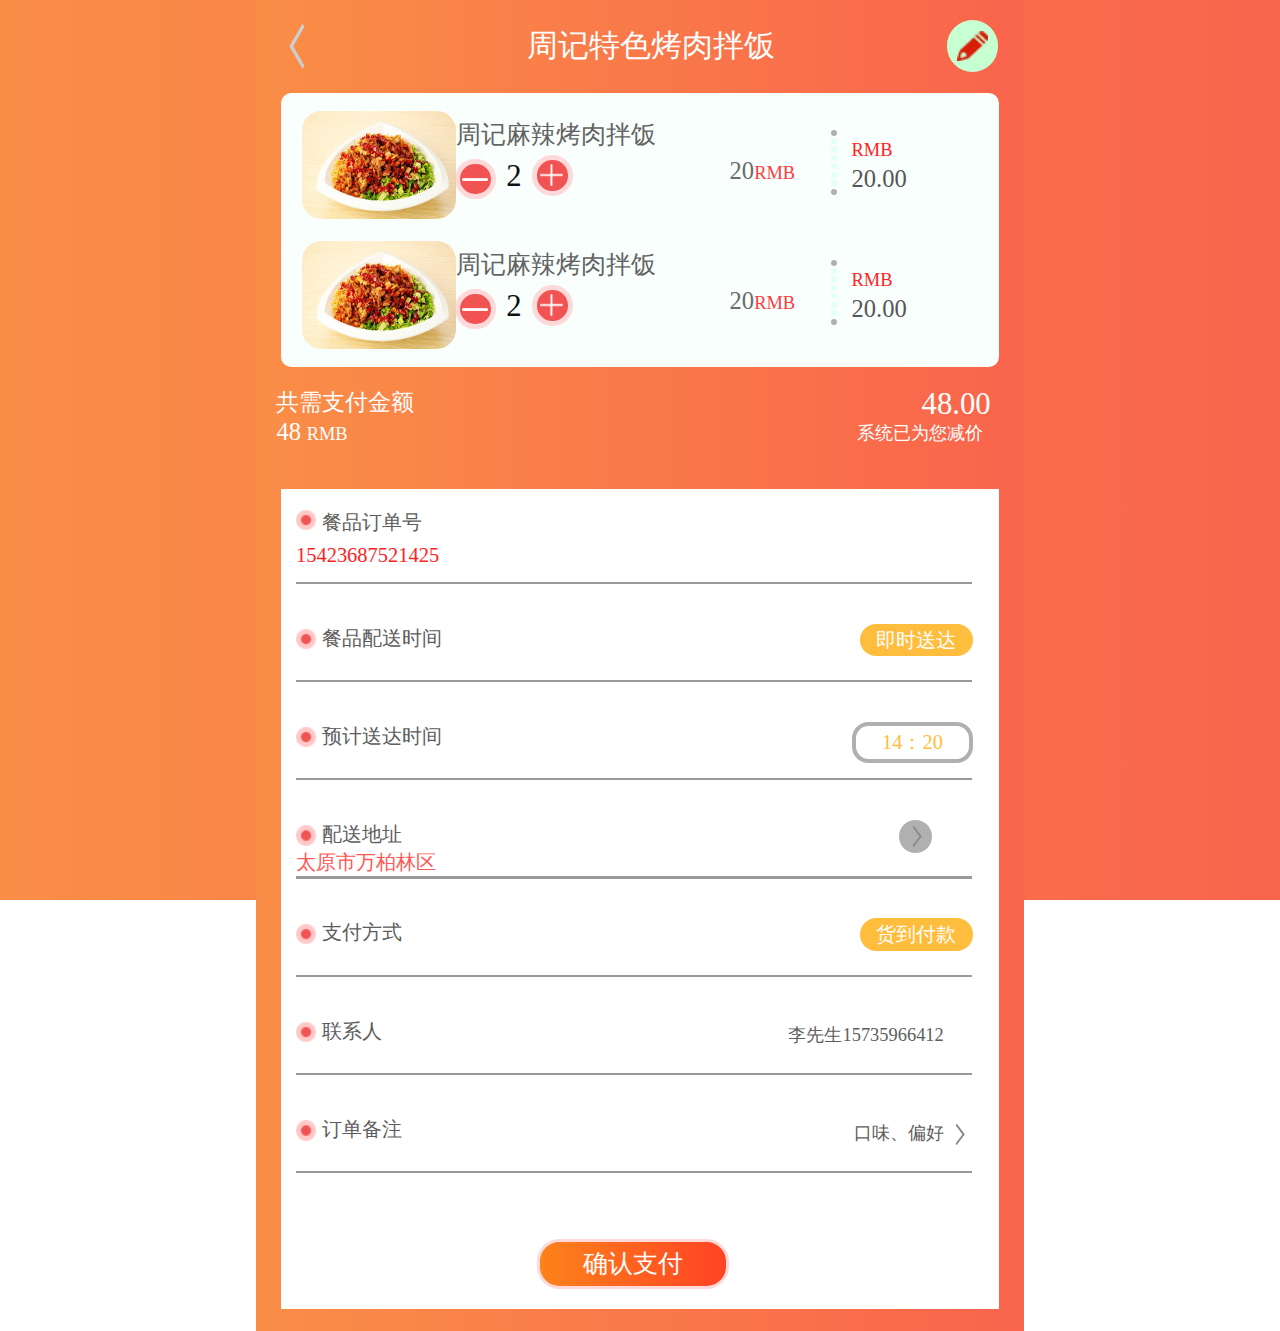
<file: waimai/take-out design/confirmed-pay.html>
<!DOCTYPE html>
<html lang="en">

<head>
    <meta charset="UTF-8">
    <title>确认支付</title>
    <meta name="viewport" content="width=device-width">
    <link rel="stylesheet" href="../css/basic.css">
    <link rel="stylesheet" href="../css/confirmpay.css">
    <link rel="stylesheet" href="../iconfont.css">
</head>
<body>
<div class="bigback">
<div class="confirm">
    <!--头部-->
    <div class="header">
        <div class="container"></div>
        <div class="topBar">
            <div class="top">
                <i><img src="../androidimage/leftjiantou.png" alt=""></i>
                <div class="top1"><p>周记特色烤肉拌饭</p></div>
                <div class="bian"><img src="../androidimage/bianji.png" alt=""></div>
            </div>
        </div>
    </div>
    <div class="aa">
        <ul class="a1">
            <li>
                <img src="../androidimage/image8.png" alt="">
                <p>周记麻辣烤肉拌饭</p>
                <div class="aimage1"><img src="../androidimage/jianhao.png" alt=""></div>
                <div class="w1"><p>2</p></div>
                <div class="aimage2"><img src="../androidimage/jiahao.png" alt=""></div>
                <div class="w2">20<i>RMB</i></div>
                <div class="yuan">
                    <div class="redio active"></div>
                    <div class="redio"></div>
                    <div class="redio"></div>
                    <div class="redio"></div>
                    <div class="redio"></div>
                    <div class="redio"></div>
                    <div class="redio"></div>
                    <div class="redio active"></div>
                </div>
                <div class="num1">RMB</div>
                <div class="num2">20.00</div>
            </li>
            <li>
                <img src="../androidimage/image8.png" alt="">
                <p>周记麻辣烤肉拌饭</p>
                <div class="aimage1"><img src="../androidimage/jianhao.png" alt=""></div>
                <div class="w1"><p>2</p></div>
                <div class="aimage2"><img src="../androidimage/jiahao.png" alt=""></div>
                <div class="w2">20<i>RMB</i></div>
                <div class="yuan">
                    <div class="redio active"></div>
                    <div class="redio"></div>
                    <div class="redio"></div>
                    <div class="redio"></div>
                    <div class="redio"></div>
                    <div class="redio"></div>
                    <div class="redio"></div>
                    <div class="redio active"></div>
                </div>
                <div class="num1">RMB</div>
                <div class="num2">20.00</div>
            </li>

        </ul>
    </div>
    <div class="bb">
        <div class="b1">
            <div class="p1">
                <p>共需支付金额
                    <i>48</i>
                    <b>RMB</b>
                </p>
            </div>
            <div class="p2">
                <i>48.00</i>
                <p>系统已为您减价</p>
            </div>
        </div>
    </div>
    <div class="cc">
        <div class="c1">
            <div class="left">
                <img src="../androidimage/detail6.png" alt="">
                <p>餐品订单号</p>
                <i>15423687521425</i>
            </div>
            <div class="bott"></div>
        </div>
        <div class="c2">
            <div class="left">
                <img src="../androidimage/detail6.png" alt="">
                <p>餐品配送时间</p>
            </div>
            <div class="right">即时送达</div>
            <div class="bott"></div>
        </div>
        <div class="c2">
            <div class="left">
                <img src="../androidimage/detail6.png" alt="">
                <p>预计送达时间</p>
            </div>
            <div class="right1">14：20</div>
            <div class="bott"></div>
        </div>
        <div class="c2">
            <div class="left">
                <img src="../androidimage/detail6.png" alt="">
                <p>配送地址</p>
                <i>太原市万柏林区</i>
            </div>
            <div class="right2"><img src="../androidimage/rightjiantou.png" alt=""></div>
            <div class="bott"></div>
        </div>
        <div class="c2">
            <div class="left">
                <img src="../androidimage/detail6.png" alt="">
                <p>支付方式</p>
            </div>
            <div class="right">货到付款</div>
            <div class="bott"></div>
        </div>
        <div class="c2">
            <div class="left">
                <img src="../androidimage/detail6.png" alt="">
                <p>联系人</p>
            </div>
            <div class="right3">李先生15735966412</div>
            <div class="bott"></div>
        </div>
        <div class="c2">
            <div class="left">
                <img src="../androidimage/detail6.png" alt="">
                <p>订单备注</p>
            </div>
            <div class="right4">口味、偏好 <img src="../androidimage/rightjiantou.png" alt=""></div>
            <div class="bott"></div>
        </div>
        <a href="passwordpay.html"> <div class="dd"><p>确认支付</p></div></a>
    </div>

</div>
</div>
</body>
</html>
</file>
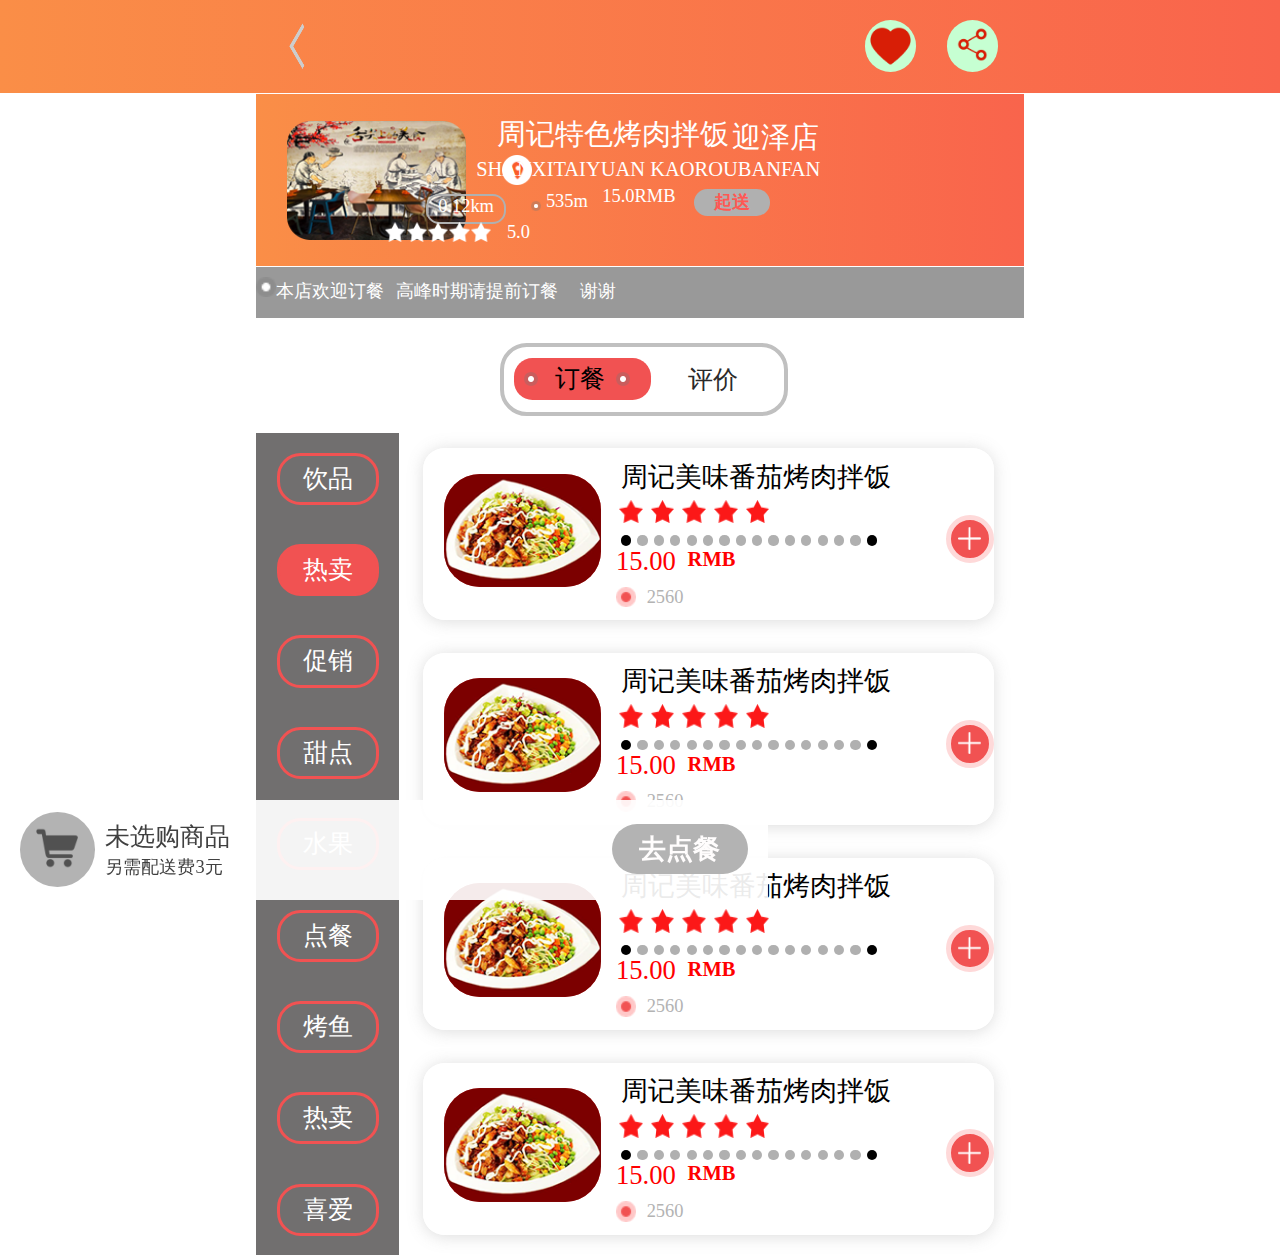
<file: waimai/take-out design/detail.html>
<!DOCTYPE html>
<html lang="en">
<head>
    <meta charset="UTF-8">
    <title>店铺详情页</title>
    <meta name="viewport" content="width=device-width">
    <link rel="stylesheet" href="../css/basic.css">
    <link rel="stylesheet" href="../css/detail.css">
    <link rel="stylesheet" href="../iconfont.css">
</head>
<body>
<!--头部-->
<div class="header">
    <div class="container"></div>
    <div class="topBar">
        <div class="top">
            <a href="index.html">  <i><img src="../androidimage/leftjiantou.png" alt=""></i></a>
            <div class="love"><img src="../androidimage/lianjie.png" alt=""></div>
            <div class="love1"><img src="../androidimage/loveheart.png" alt=""></div>
        </div>
    </div>
</div>
<div class="first">
    <div class="first1">
        <img src="../androidimage/detail1.png" alt="">
    </div>
    <div class="first2">
        <p class="f1">周记特色烤肉拌饭 </p>
        <i>迎泽店</i>
        <img src="../androidimage/detail2.png" alt="">
        <p class="ff">shanxitaiyuan kaoroubanfan</p>
        <div class="first3">
            <p>0.12km</p>
            <img src="../androidimage/detail3.png" alt="">
            <p class="cc">535m</p>
            <p class="dd">15.0RMB</p>
            <div class="first4"><p>起送</p></div>
        </div>
        <ul class="first5">
            <li><img src="../androidimage/detail4.png" alt=""></li>
            <li><img src="../androidimage/detail4.png" alt=""></li>
            <li><img src="../androidimage/detail4.png" alt=""></li>
            <li><img src="../androidimage/detail4.png" alt=""></li>
            <li><img src="../androidimage/detail4.png" alt=""></li>
            <li class="gg">5.0</li>
        </ul>
    </div>
</div>
<div class="second">
    <pre><img src="../androidimage/detail3.png" alt="">本店欢迎订餐 高峰时期请提前订餐  谢谢</pre>
</div>
<div class="thired">
    <!--上面-->
  <div class="a">
     <div class="a1">
         <div class="a1a">
             <div class="p1"><img src="../androidimage/detail3.png" alt=""></div>
             <p>订餐</p>
             <div class="p2"><img src="../androidimage/detail3.png" alt=""></div>
         </div>
         <p class="p3">评价</p>
     </div>
  </div>
    <!--左边-->
  <ul class="b">
     <li>饮品</li>
     <li class="ch">热卖</li>
     <li>促销</li>
     <li>甜点</li>
     <li>水果</li>
     <li>点餐</li>
     <li>烤鱼</li>
     <li>热卖</li>
     <li>喜爱</li>
  </ul>
    <!--右边-->
  <div class="c">
      <div class="fang">
          <div class="big">
              <div class="one"><img src="../androidimage/kaorou.png" alt=""></div>
              <div class="two"><p>周记美味番茄烤肉拌饭</p></div>
              <ul class="three">
                  <li><img src="../androidimage/detail5.png" alt=""></li>
                  <li><img src="../androidimage/detail5.png" alt=""></li>
                  <li><img src="../androidimage/detail5.png" alt=""></li>
                  <li><img src="../androidimage/detail5.png" alt=""></li>
                  <li><img src="../androidimage/detail5.png" alt=""></li>
              </ul>
              <ul class="pagerBox">
                  <li class="active"></li>
                  <li></li>
                  <li></li>
                  <li></li>
                  <li></li>
                  <li></li>
                  <li></li>
                  <li></li>
                  <li></li>
                  <li></li>
                  <li></li>
                  <li></li>
                  <li></li>
                  <li></li>
                  <li></li>
                  <li class="active"></li>
              </ul>
              <div class="four">
                  <p>15.00</p><i>RMB</i>
              </div>
              <div class="five">
                  <img src="../androidimage/detail6.png" alt=""><p>2560</p>
              </div>
              <a href="detail1.html"><div class="six"><img src="../androidimage/jiahao.png" alt=""></div></a>
          </div>
      </div>
      <div class="fang">
          <div class="big">
              <div class="one"><img src="../androidimage/kaorou.png" alt=""></div>
              <div class="two"><p>周记美味番茄烤肉拌饭</p></div>
              <ul class="three">
                  <li><img src="../androidimage/detail5.png" alt=""></li>
                  <li><img src="../androidimage/detail5.png" alt=""></li>
                  <li><img src="../androidimage/detail5.png" alt=""></li>
                  <li><img src="../androidimage/detail5.png" alt=""></li>
                  <li><img src="../androidimage/detail5.png" alt=""></li>
              </ul>
              <ul class="pagerBox">
                  <li class="active"></li>
                  <li></li>
                  <li></li>
                  <li></li>
                  <li></li>
                  <li></li>
                  <li></li>
                  <li></li>
                  <li></li>
                  <li></li>
                  <li></li>
                  <li></li>
                  <li></li>
                  <li></li>
                  <li></li>
                  <li class="active"></li>
              </ul>
              <div class="four">
                  <p>15.00</p><i>RMB</i>
              </div>
              <div class="five">
                  <img src="../androidimage/detail6.png" alt=""><p>2560</p>
              </div>
              <div class="six"><img src="../androidimage/jiahao.png" alt=""></div>
          </div>
      </div>
      <div class="fang">
          <div class="big">
              <div class="one"><img src="../androidimage/kaorou.png" alt=""></div>
              <div class="two"><p>周记美味番茄烤肉拌饭</p></div>
              <ul class="three">
                  <li><img src="../androidimage/detail5.png" alt=""></li>
                  <li><img src="../androidimage/detail5.png" alt=""></li>
                  <li><img src="../androidimage/detail5.png" alt=""></li>
                  <li><img src="../androidimage/detail5.png" alt=""></li>
                  <li><img src="../androidimage/detail5.png" alt=""></li>
              </ul>
              <ul class="pagerBox">
                  <li class="active"></li>
                  <li></li>
                  <li></li>
                  <li></li>
                  <li></li>
                  <li></li>
                  <li></li>
                  <li></li>
                  <li></li>
                  <li></li>
                  <li></li>
                  <li></li>
                  <li></li>
                  <li></li>
                  <li></li>
                  <li class="active"></li>
              </ul>
              <div class="four">
                  <p>15.00</p><i>RMB</i>
              </div>
              <div class="five">
                  <img src="../androidimage/detail6.png" alt=""><p>2560</p>
              </div>
              <div class="six"><img src="../androidimage/jiahao.png" alt=""></div>
          </div>
      </div>
      <div class="fang">
          <div class="big">
              <div class="one"><img src="../androidimage/kaorou.png" alt=""></div>
              <div class="two"><p>周记美味番茄烤肉拌饭</p></div>
              <ul class="three">
                  <li><img src="../androidimage/detail5.png" alt=""></li>
                  <li><img src="../androidimage/detail5.png" alt=""></li>
                  <li><img src="../androidimage/detail5.png" alt=""></li>
                  <li><img src="../androidimage/detail5.png" alt=""></li>
                  <li><img src="../androidimage/detail5.png" alt=""></li>
              </ul>
              <ul class="pagerBox">
                  <li class="active"></li>
                  <li></li>
                  <li></li>
                  <li></li>
                  <li></li>
                  <li></li>
                  <li></li>
                  <li></li>
                  <li></li>
                  <li></li>
                  <li></li>
                  <li></li>
                  <li></li>
                  <li></li>
                  <li></li>
                  <li class="active"></li>
              </ul>
              <div class="four">
                  <p>15.00</p><i>RMB</i>
              </div>
              <div class="five">
                  <img src="../androidimage/detail6.png" alt=""><p>2560</p>
              </div>
              <div class="six"><img src="../androidimage/jiahao.png" alt=""></div>
          </div>
      </div>
  </div>
</div>
<footer>
    <div class="boxEnd">
        <div class="left">
            <div class="left1"><img src="../androidimage/gouwu1.png" alt=""></div>
            <p class="left2">未选购商品</p>
            <p class="left3">另需配送费3元</p>
        </div>

        <div class="right">去点餐</div>
    </div>
</footer>
</body>
</html>
</file>
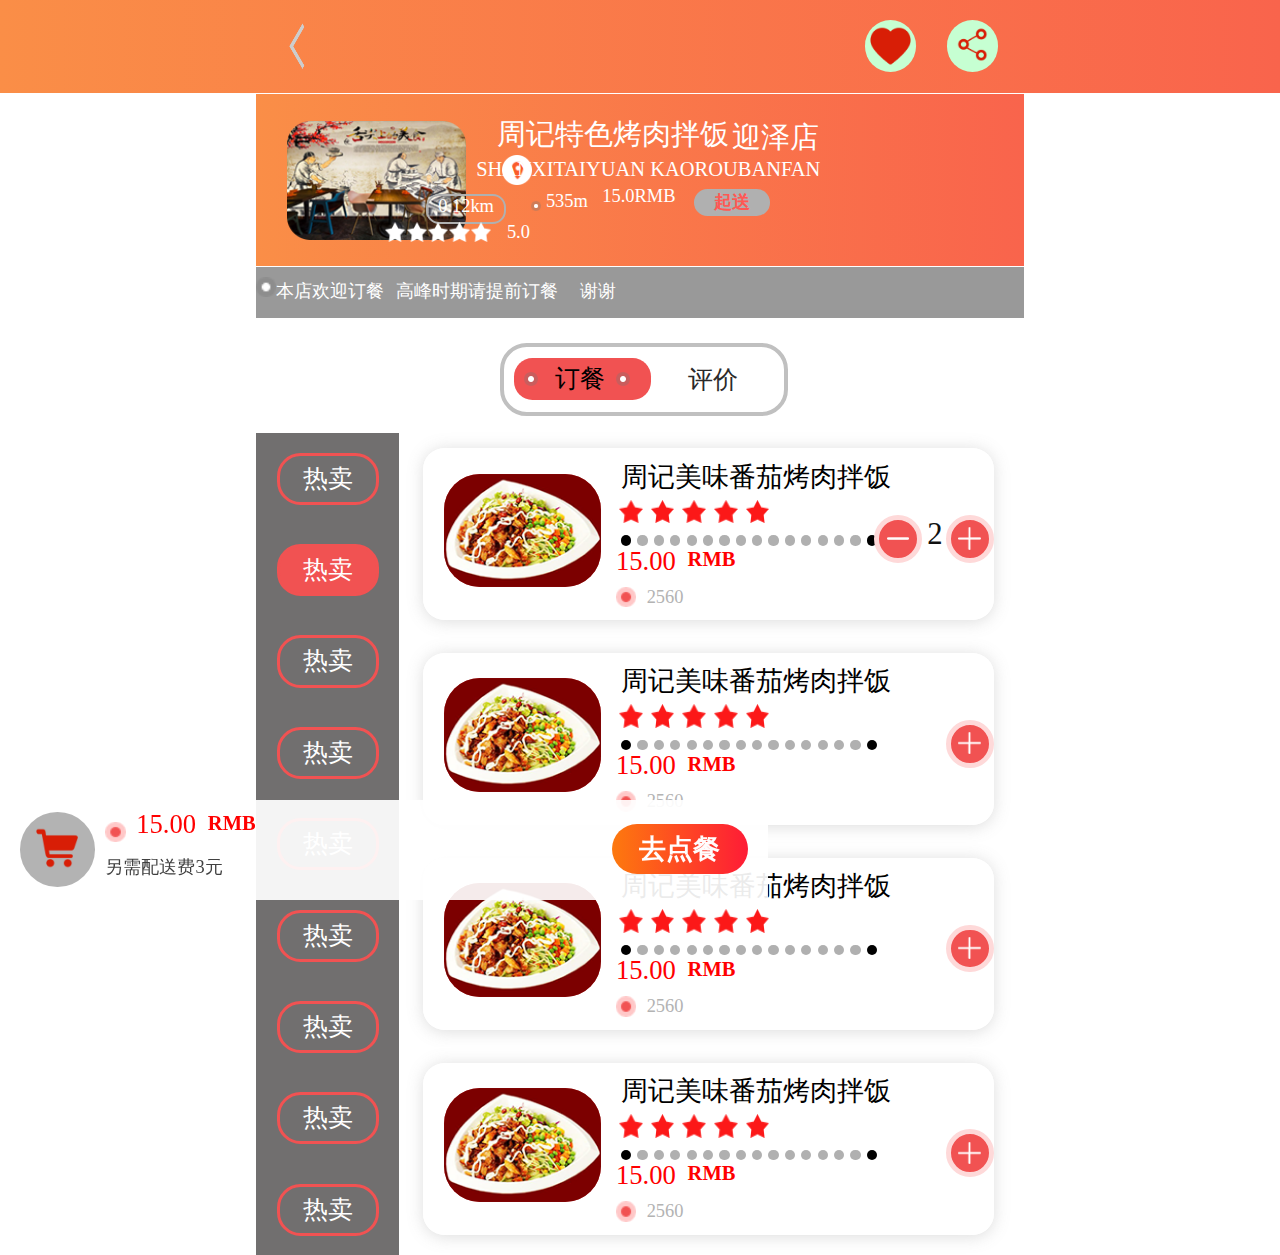
<file: waimai/take-out design/detail1.html>
<!DOCTYPE html>
<html lang="en">
<head>
    <meta charset="UTF-8">
    <title>店铺详情页</title>
    <meta name="viewport" content="width=device-width">
    <link rel="stylesheet" href="../css/basic.css">
    <link rel="stylesheet" href="../css/detail.css">
    <link rel="stylesheet" href="../iconfont.css">
</head>
<body>
<!--头部-->
<div class="header">
    <div class="container"></div>
    <div class="topBar">
        <div class="top">
            <i><img src="../androidimage/leftjiantou.png" alt=""></i>
            <div class="love"><img src="../androidimage/lianjie.png" alt=""></div>
            <div class="love1"><img src="../androidimage/loveheart.png" alt=""></div>
        </div>
    </div>
</div>
<div class="first">
    <div class="first1">
        <img src="../androidimage/detail1.png" alt="">
    </div>
    <div class="first2">
        <p class="f1">周记特色烤肉拌饭 </p>
        <i>迎泽店</i>
        <img src="../androidimage/detail2.png" alt="">
        <p class="ff">shanxitaiyuan kaoroubanfan</p>
        <div class="first3">
            <p>0.12km</p>
            <img src="../androidimage/detail3.png" alt="">
            <p class="cc">535m</p>
            <p class="dd">15.0RMB</p>
            <div class="first4"><p>起送</p></div>
        </div>
        <ul class="first5">
            <li><img src="../androidimage/detail4.png" alt=""></li>
            <li><img src="../androidimage/detail4.png" alt=""></li>
            <li><img src="../androidimage/detail4.png" alt=""></li>
            <li><img src="../androidimage/detail4.png" alt=""></li>
            <li><img src="../androidimage/detail4.png" alt=""></li>
            <li class="gg">5.0</li>
        </ul>
    </div>
</div>
<div class="second">
    <pre><img src="../androidimage/detail3.png" alt="">本店欢迎订餐 高峰时期请提前订餐  谢谢</pre>
</div>
<div class="thired">
    <!--上面-->
  <div class="a">
     <div class="a1">
         <div class="a1a">
             <div class="p1"><img src="../androidimage/detail3.png" alt=""></div>
             <p>订餐</p>
             <div class="p2"><img src="../androidimage/detail3.png" alt=""></div>
         </div>
         <p class="p3">评价</p>
     </div>
  </div>
    <!--左边-->
  <ul class="b">
     <li>热卖</li>
     <li class="ch">热卖</li>
     <li>热卖</li>
     <li>热卖</li>
     <li>热卖</li>
     <li>热卖</li>
     <li>热卖</li>
     <li>热卖</li>
     <li>热卖</li>
  </ul>
    <!--右边-->
  <div class="c">
      <div class="fang">
          <div class="big">
              <div class="one"><img src="../androidimage/kaorou.png" alt=""></div>
              <div class="two"><p>周记美味番茄烤肉拌饭</p></div>
              <ul class="three">
                  <li><img src="../androidimage/detail5.png" alt=""></li>
                  <li><img src="../androidimage/detail5.png" alt=""></li>
                  <li><img src="../androidimage/detail5.png" alt=""></li>
                  <li><img src="../androidimage/detail5.png" alt=""></li>
                  <li><img src="../androidimage/detail5.png" alt=""></li>
              </ul>
              <ul class="pagerBox">
                  <li class="active"></li>
                  <li></li>
                  <li></li>
                  <li></li>
                  <li></li>
                  <li></li>
                  <li></li>
                  <li></li>
                  <li></li>
                  <li></li>
                  <li></li>
                  <li></li>
                  <li></li>
                  <li></li>
                  <li></li>
                  <li class="active"></li>
              </ul>
              <div class="four">
                  <p>15.00</p><i>RMB</i>
              </div>
              <div class="five">
                  <img src="../androidimage/detail6.png" alt=""><p>2560</p>
              </div>
              <div class="six"><img src="../androidimage/jiahao.png" alt=""></div>
              <div class="at"><p>2</p></div>
              <div class="seven"><img src="../androidimage/jianhao.png" alt=""></div>
          </div>
      </div>
      <div class="fang">
          <div class="big">
              <div class="one"><img src="../androidimage/kaorou.png" alt=""></div>
              <div class="two"><p>周记美味番茄烤肉拌饭</p></div>
              <ul class="three">
                  <li><img src="../androidimage/detail5.png" alt=""></li>
                  <li><img src="../androidimage/detail5.png" alt=""></li>
                  <li><img src="../androidimage/detail5.png" alt=""></li>
                  <li><img src="../androidimage/detail5.png" alt=""></li>
                  <li><img src="../androidimage/detail5.png" alt=""></li>
              </ul>
              <ul class="pagerBox">
                  <li class="active"></li>
                  <li></li>
                  <li></li>
                  <li></li>
                  <li></li>
                  <li></li>
                  <li></li>
                  <li></li>
                  <li></li>
                  <li></li>
                  <li></li>
                  <li></li>
                  <li></li>
                  <li></li>
                  <li></li>
                  <li class="active"></li>
              </ul>
              <div class="four">
                  <p>15.00</p><i>RMB</i>
              </div>
              <div class="five">
                  <img src="../androidimage/detail6.png" alt=""><p>2560</p>
              </div>
              <div class="six"><img src="../androidimage/jiahao.png" alt=""></div>
          </div>
      </div>
      <div class="fang">
          <div class="big">
              <div class="one"><img src="../androidimage/kaorou.png" alt=""></div>
              <div class="two"><p>周记美味番茄烤肉拌饭</p></div>
              <ul class="three">
                  <li><img src="../androidimage/detail5.png" alt=""></li>
                  <li><img src="../androidimage/detail5.png" alt=""></li>
                  <li><img src="../androidimage/detail5.png" alt=""></li>
                  <li><img src="../androidimage/detail5.png" alt=""></li>
                  <li><img src="../androidimage/detail5.png" alt=""></li>
              </ul>
              <ul class="pagerBox">
                  <li class="active"></li>
                  <li></li>
                  <li></li>
                  <li></li>
                  <li></li>
                  <li></li>
                  <li></li>
                  <li></li>
                  <li></li>
                  <li></li>
                  <li></li>
                  <li></li>
                  <li></li>
                  <li></li>
                  <li></li>
                  <li class="active"></li>
              </ul>
              <div class="four">
                  <p>15.00</p><i>RMB</i>
              </div>
              <div class="five">
                  <img src="../androidimage/detail6.png" alt=""><p>2560</p>
              </div>
              <div class="six"><img src="../androidimage/jiahao.png" alt=""></div>
          </div>
      </div>
      <div class="fang">
          <div class="big">
              <div class="one"><img src="../androidimage/kaorou.png" alt=""></div>
              <div class="two"><p>周记美味番茄烤肉拌饭</p></div>
              <ul class="three">
                  <li><img src="../androidimage/detail5.png" alt=""></li>
                  <li><img src="../androidimage/detail5.png" alt=""></li>
                  <li><img src="../androidimage/detail5.png" alt=""></li>
                  <li><img src="../androidimage/detail5.png" alt=""></li>
                  <li><img src="../androidimage/detail5.png" alt=""></li>
              </ul>
              <ul class="pagerBox">
                  <li class="active"></li>
                  <li></li>
                  <li></li>
                  <li></li>
                  <li></li>
                  <li></li>
                  <li></li>
                  <li></li>
                  <li></li>
                  <li></li>
                  <li></li>
                  <li></li>
                  <li></li>
                  <li></li>
                  <li></li>
                  <li class="active"></li>
              </ul>
              <div class="four">
                  <p>15.00</p><i>RMB</i>
              </div>
              <div class="five">
                  <img src="../androidimage/detail6.png" alt=""><p>2560</p>
              </div>
              <div class="six"><img src="../androidimage/jiahao.png" alt=""></div>
          </div>
      </div>
  </div>
</div>
<footer>
    <div class="boxEnd">
        <div class="left">
            <a href="detail2.html"><div class="left1"><img src="../androidimage/gouwu2.png" alt=""></div></a>
            <div class="left2">
                <img src="../androidimage/detail6.png" alt="">
                <div class="lefttt">
                    <p>15.00</p><i>RMB</i>
                </div>
            </div>
            <p class="left3">另需配送费3元</p>
        </div>

        <div class="right1">去点餐</div>
    </div>
</footer>
</body>
</html>
</file>
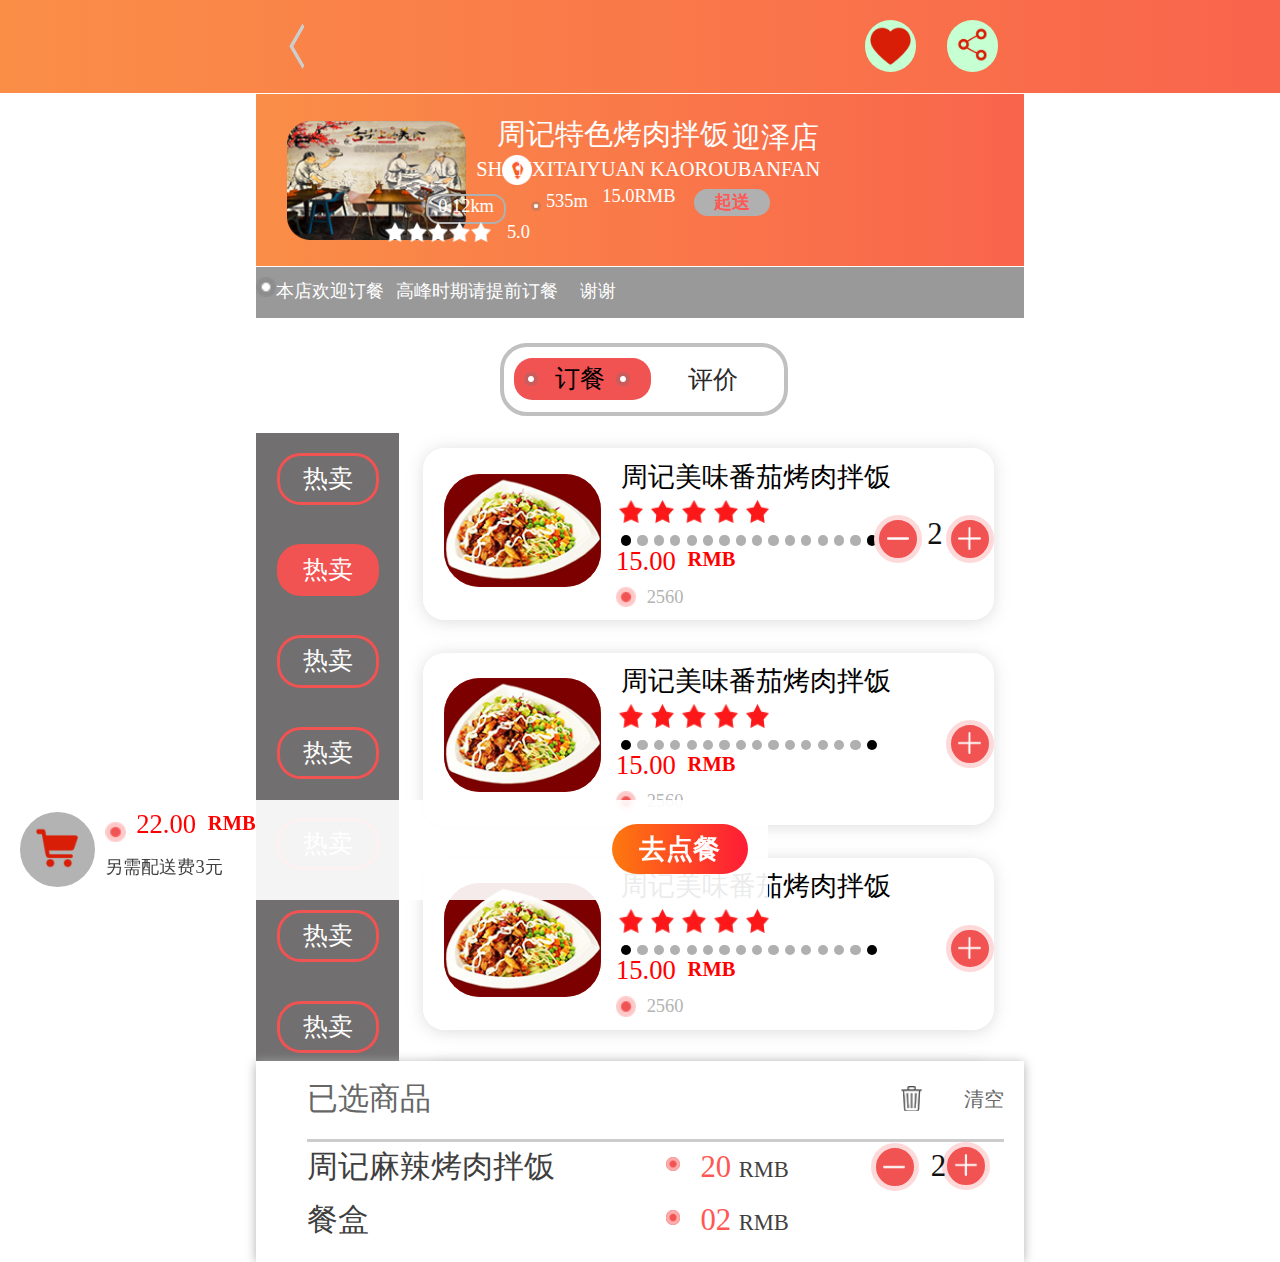
<file: waimai/take-out design/detail2.html>
<!DOCTYPE html>
<html lang="en">
<head>
    <meta charset="UTF-8">
    <title>店铺详情页</title>
    <meta name="viewport" content="width=device-width">
    <link rel="stylesheet" href="../css/basic.css">
    <link rel="stylesheet" href="../css/detail.css">
    <link rel="stylesheet" href="../iconfont.css">
</head>
<body>
<!--头部-->
<div class="header">
    <div class="container"></div>
    <div class="topBar">
        <div class="top">
            <a href="index.html"><i><img src="../androidimage/leftjiantou.png" alt=""></i></a>
            <div class="love"><img src="../androidimage/lianjie.png" alt=""></div>
            <div class="love1"><img src="../androidimage/loveheart.png" alt=""></div>
        </div>
    </div>
</div>
<div class="first">
    <div class="first1">
        <img src="../androidimage/detail1.png" alt="">
    </div>
    <div class="first2">
        <p class="f1">周记特色烤肉拌饭 </p>
        <i>迎泽店</i>
        <img src="../androidimage/detail2.png" alt="">
        <p class="ff">shanxitaiyuan kaoroubanfan</p>
        <div class="first3">
            <p>0.12km</p>
            <img src="../androidimage/detail3.png" alt="">
            <p class="cc">535m</p>
            <p class="dd">15.0RMB</p>
            <div class="first4"><p>起送</p></div>
        </div>
        <ul class="first5">
            <li><img src="../androidimage/detail4.png" alt=""></li>
            <li><img src="../androidimage/detail4.png" alt=""></li>
            <li><img src="../androidimage/detail4.png" alt=""></li>
            <li><img src="../androidimage/detail4.png" alt=""></li>
            <li><img src="../androidimage/detail4.png" alt=""></li>
            <li class="gg">5.0</li>
        </ul>
    </div>
</div>
<div class="second">
    <pre><img src="../androidimage/detail3.png" alt="">本店欢迎订餐 高峰时期请提前订餐  谢谢</pre>
</div>
<div class="thired">

    <!--上面-->
  <div class="a">
     <div class="a1">
         <div class="a1a">
             <div class="p1"><img src="../androidimage/detail3.png" alt=""></div>
             <p>订餐</p>
             <div class="p2"><img src="../androidimage/detail3.png" alt=""></div>
         </div>
         <p class="p3">评价</p>
     </div>
  </div>
    <!--左边-->
  <ul class="b">
     <li>热卖</li>
     <li class="ch">热卖</li>
     <li>热卖</li>
     <li>热卖</li>
     <li>热卖</li>
     <li>热卖</li>
     <li>热卖</li>
     <li>热卖</li>
     <li>热卖</li>
  </ul>
    <!--右边-->
  <div class="c">
      <div class="fang">

          <div class="big">
              <div class="one"><img src="../androidimage/kaorou.png" alt=""></div>
              <div class="two"><p>周记美味番茄烤肉拌饭</p></div>
              <ul class="three">
                  <li><img src="../androidimage/detail5.png" alt=""></li>
                  <li><img src="../androidimage/detail5.png" alt=""></li>
                  <li><img src="../androidimage/detail5.png" alt=""></li>
                  <li><img src="../androidimage/detail5.png" alt=""></li>
                  <li><img src="../androidimage/detail5.png" alt=""></li>
              </ul>
              <ul class="pagerBox">
                  <li class="active"></li>
                  <li></li>
                  <li></li>
                  <li></li>
                  <li></li>
                  <li></li>
                  <li></li>
                  <li></li>
                  <li></li>
                  <li></li>
                  <li></li>
                  <li></li>
                  <li></li>
                  <li></li>
                  <li></li>
                  <li class="active"></li>
              </ul>
              <div class="four">
                  <p>15.00</p><i>RMB</i>
              </div>
              <div class="five">
                  <img src="../androidimage/detail6.png" alt=""><p>2560</p>
              </div>
              <div class="six"><img src="../androidimage/jiahao.png" alt=""></div>
              <div class="at"><p>2</p></div>
              <div class="seven"><img src="../androidimage/jianhao.png" alt=""></div>
          </div>
      </div>
      <div class="fang">
          <div class="big">
              <div class="one"><img src="../androidimage/kaorou.png" alt=""></div>
              <div class="two"><p>周记美味番茄烤肉拌饭</p></div>
              <ul class="three">
                  <li><img src="../androidimage/detail5.png" alt=""></li>
                  <li><img src="../androidimage/detail5.png" alt=""></li>
                  <li><img src="../androidimage/detail5.png" alt=""></li>
                  <li><img src="../androidimage/detail5.png" alt=""></li>
                  <li><img src="../androidimage/detail5.png" alt=""></li>
              </ul>
              <ul class="pagerBox">
                  <li class="active"></li>
                  <li></li>
                  <li></li>
                  <li></li>
                  <li></li>
                  <li></li>
                  <li></li>
                  <li></li>
                  <li></li>
                  <li></li>
                  <li></li>
                  <li></li>
                  <li></li>
                  <li></li>
                  <li></li>
                  <li class="active"></li>
              </ul>
              <div class="four">
                  <p>15.00</p><i>RMB</i>
              </div>
              <div class="five">
                  <img src="../androidimage/detail6.png" alt=""><p>2560</p>
              </div>
              <div class="six"><img src="../androidimage/jiahao.png" alt=""></div>
          </div>
      </div>
      <div class="fang">
          <div class="big">
              <div class="one"><img src="../androidimage/kaorou.png" alt=""></div>
              <div class="two"><p>周记美味番茄烤肉拌饭</p></div>
              <ul class="three">
                  <li><img src="../androidimage/detail5.png" alt=""></li>
                  <li><img src="../androidimage/detail5.png" alt=""></li>
                  <li><img src="../androidimage/detail5.png" alt=""></li>
                  <li><img src="../androidimage/detail5.png" alt=""></li>
                  <li><img src="../androidimage/detail5.png" alt=""></li>
              </ul>
              <ul class="pagerBox">
                  <li class="active"></li>
                  <li></li>
                  <li></li>
                  <li></li>
                  <li></li>
                  <li></li>
                  <li></li>
                  <li></li>
                  <li></li>
                  <li></li>
                  <li></li>
                  <li></li>
                  <li></li>
                  <li></li>
                  <li></li>
                  <li class="active"></li>
              </ul>
              <div class="four">
                  <p>15.00</p><i>RMB</i>
              </div>
              <div class="five">
                  <img src="../androidimage/detail6.png" alt=""><p>2560</p>
              </div>
              <div class="six"><img src="../androidimage/jiahao.png" alt=""></div>
          </div>
      </div>
      <div class="fang">
          <div class="big">
              <div class="one"><img src="../androidimage/kaorou.png" alt=""></div>
              <div class="two"><p>周记美味番茄烤肉拌饭</p></div>
              <ul class="three">
                  <li><img src="../androidimage/detail5.png" alt=""></li>
                  <li><img src="../androidimage/detail5.png" alt=""></li>
                  <li><img src="../androidimage/detail5.png" alt=""></li>
                  <li><img src="../androidimage/detail5.png" alt=""></li>
                  <li><img src="../androidimage/detail5.png" alt=""></li>
              </ul>
              <ul class="pagerBox">
                  <li class="active"></li>
                  <li></li>
                  <li></li>
                  <li></li>
                  <li></li>
                  <li></li>
                  <li></li>
                  <li></li>
                  <li></li>
                  <li></li>
                  <li></li>
                  <li></li>
                  <li></li>
                  <li></li>
                  <li></li>
                  <li class="active"></li>
              </ul>
              <div class="four">
                  <p>15.00</p><i>RMB</i>
              </div>
              <div class="five">
                  <img src="../androidimage/detail6.png" alt=""><p>2560</p>
              </div>
              <div class="six"><img src="../androidimage/jiahao.png" alt=""></div>
          </div>
      </div>
  </div>
    <div class="white">
         <div class="top">
             <div class="top1"><p>已选商品</p></div>
             <div class="top2">
                 <img src="../androidimage/qingkong.png" alt="">
                 <div class="qing"><p>清空</p></div>
             </div>
         </div>
         <div class="xian"></div>
        <div class="whcon">
           <p class="p1">周记麻辣烤肉拌饭</p>
            <img src="../androidimage/detail6.png" alt="">
            <p class="p2">20 <i>RMB</i></p>
            <div class="tu1"><img src="../androidimage/jiahao.png" alt=""></div>
            <div class="wp3"><p>2</p></div>
            <div class="tu2"><img src="../androidimage/jianhao.png" alt=""></div>
        </div>
        <div class="whcon">
           <p class="p1">餐盒</p>
            <img src="../androidimage/detail6.png" alt="">
            <p class="p2">02 <i>RMB</i></p>
        </div>
    </div>
</div>



<footer>
    <div class="boxEnd">
        <div class="left">
            <div class="left1"><img src="../androidimage/gouwu2.png" alt=""></div>
            <div class="left2">
                <img src="../androidimage/detail6.png" alt="">
                <div class="lefttt">
                    <p>22.00</p><i>RMB</i>
                </div>
            </div>
            <p class="left3">另需配送费3元</p>
        </div>

        <a href="confirmed-pay.html"> <div class="right1">去点餐</div></a>
    </div>
</footer>
</body>
</html>
</file>
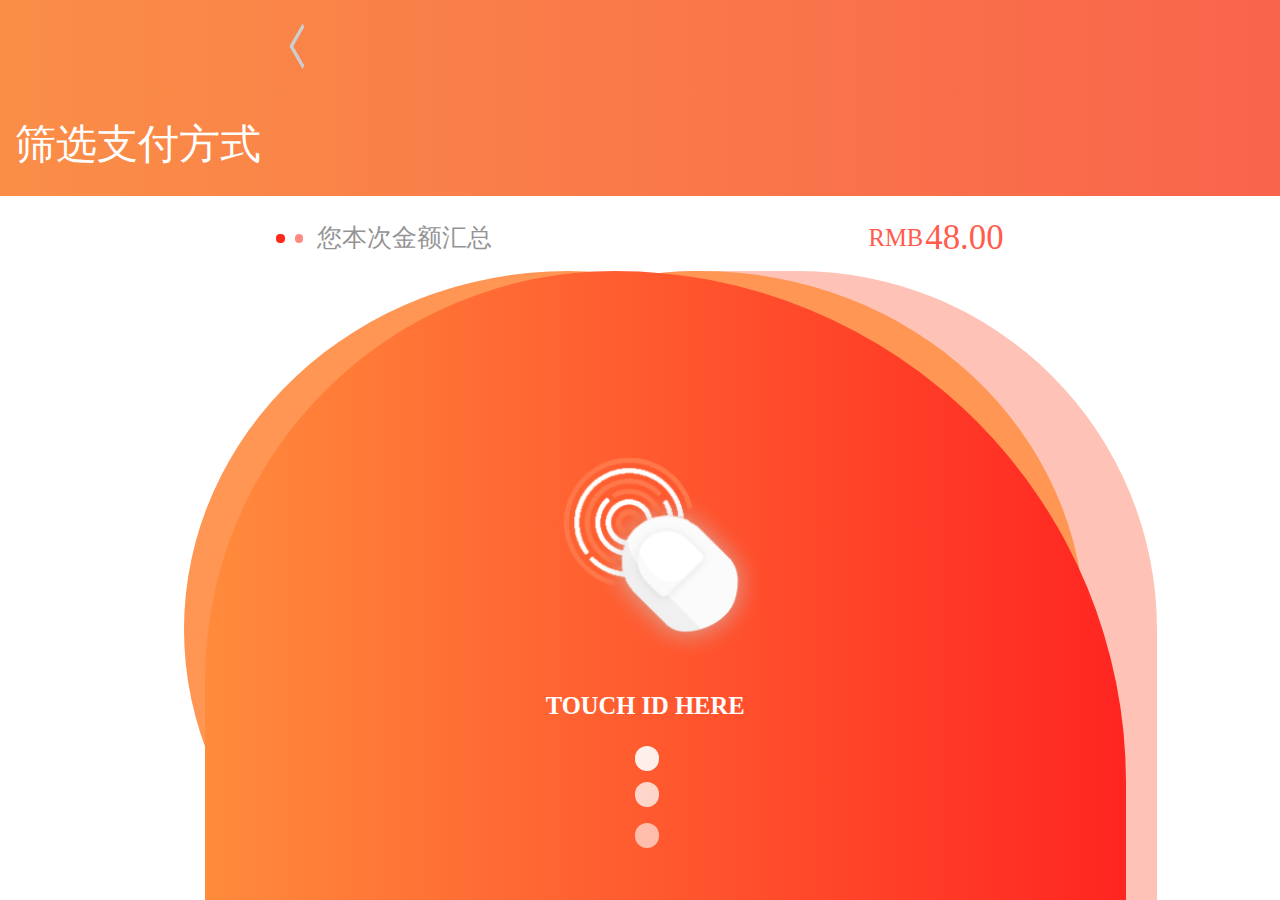
<file: waimai/take-out design/fingerpay.html>
<!DOCTYPE html>
<html lang="en">
<head>
    <meta charset="UTF-8">
    <title>筛选支付</title>
    <meta name="viewport" content="width=device-width">
    <link rel="stylesheet" href="../css/basic.css">
    <link rel="stylesheet" href="../css/fingerpay.css">
    <link rel="stylesheet" href="../iconfont.css">
</head>
<body>
<!--头部-->
<div class="header">
    <div class="container"></div>
    <div class="topBar">
        <div class="top">
            <i><img src="../androidimage/leftjiantou.png" alt=""></i>
        </div>
    </div>
</div>
<div class="bigger">
<div class="src"><p>筛选支付方式</p></div>
<div class="srcon">
    <div class="aa">
        <div class="aleft">
            <div class="redio1"></div>
            <div class="redio2"></div>
            <p>您本次金额汇总</p>
        </div>
        <div class="aright">
            <i>48.00</i>
            <p>RMB</p>
        </div>
    </div>
    <div class="bb">
        <div class="bank">
            <ul>
                <li></li>
                <li></li>
                <li></li>
                <li></li>
                <li></li>
                <li></li>
                <li></li>
                <li></li>
                <li></li>
                <li></li>
                <li></li>
                <li></li>
            </ul>
            <ul>
                <li></li>
                <li></li>
                <li></li>
                <li></li>
                <li></li>
                <li></li>
                <li></li>
                <li></li>
                <li></li>
                <li></li>
                <li></li>
                <li></li>
            </ul>
            <ul>
                <li></li>
                <li></li>
                <li></li>
                <li></li>
                <li></li>
                <li></li>
                <li></li>
                <li></li>
                <li></li>
                <li></li>
                <li></li>
                <li></li>
            </ul>
            <ul>
                <li></li>
                <li></li>
                <li></li>
                <li></li>
                <li></li>
                <li></li>
                <li></li>
                <li></li>
                <li></li>
                <li></li>
                <li></li>
                <li></li>
            </ul>
            <ul>
                <li></li>
                <li></li>
                <li></li>
                <li></li>
                <li></li>
                <li></li>
                <li></li>
                <li></li>
                <li></li>
                <li></li>
                <li></li>
                <li></li>
            </ul>
            <ul>
                <li></li>
                <li></li>
                <li></li>
                <li></li>
                <li></li>
                <li></li>
                <li></li>
                <li></li>
                <li></li>
                <li></li>
                <li></li>
                <li></li>
            </ul>
            <ul>
                <li></li>
                <li></li>
                <li></li>
                <li></li>
                <li></li>
                <li></li>
                <li></li>
                <li></li>
                <li></li>
                <li></li>
                <li></li>
                <li></li>
            </ul>
            <ul>
                <li></li>
                <li></li>
                <li></li>
                <li></li>
                <li></li>
                <li></li>
                <li></li>
                <li></li>
                <li></li>
                <li></li>
                <li></li>
                <li></li>
            </ul>
            <div class="visa"><p>visa</p></div>
            <img src="../androidimage/bank.png" alt="">
            <div class="num"><p>6219<i>5260 9807</i>7221 </p></div>
            <div class="name">name</div>
            <div class="ri">rioixuanze</div>
            <div class="da">07.21</div>
        </div>
    </div>
    <div class="tou">
        <div class="redio1"></div>
        <div class="redio2"></div>
        <div class="redio3"></div>
        <div class="word">请使用指纹指纹支付完成验证</div>
        <div class="redio3"></div>
        <div class="redio2"></div>
        <div class="redio4"></div>
    </div>
    <div class="cc">
        <div class="redio1"></div>
        <div class="redio2"></div>
        <div class="redio3"></div>
        <div class="redio4">
            <a href="paysuccess.html">  <img src="../androidimage/fingerpay.png" alt=""></a>
            <div class="word">touch id here</div>
            <div class="redio5"></div>
            <div class="redio6"></div>
            <div class="redio7"></div>
        </div>
    </div>
</div>
</div>
</body>
</html>
</file>
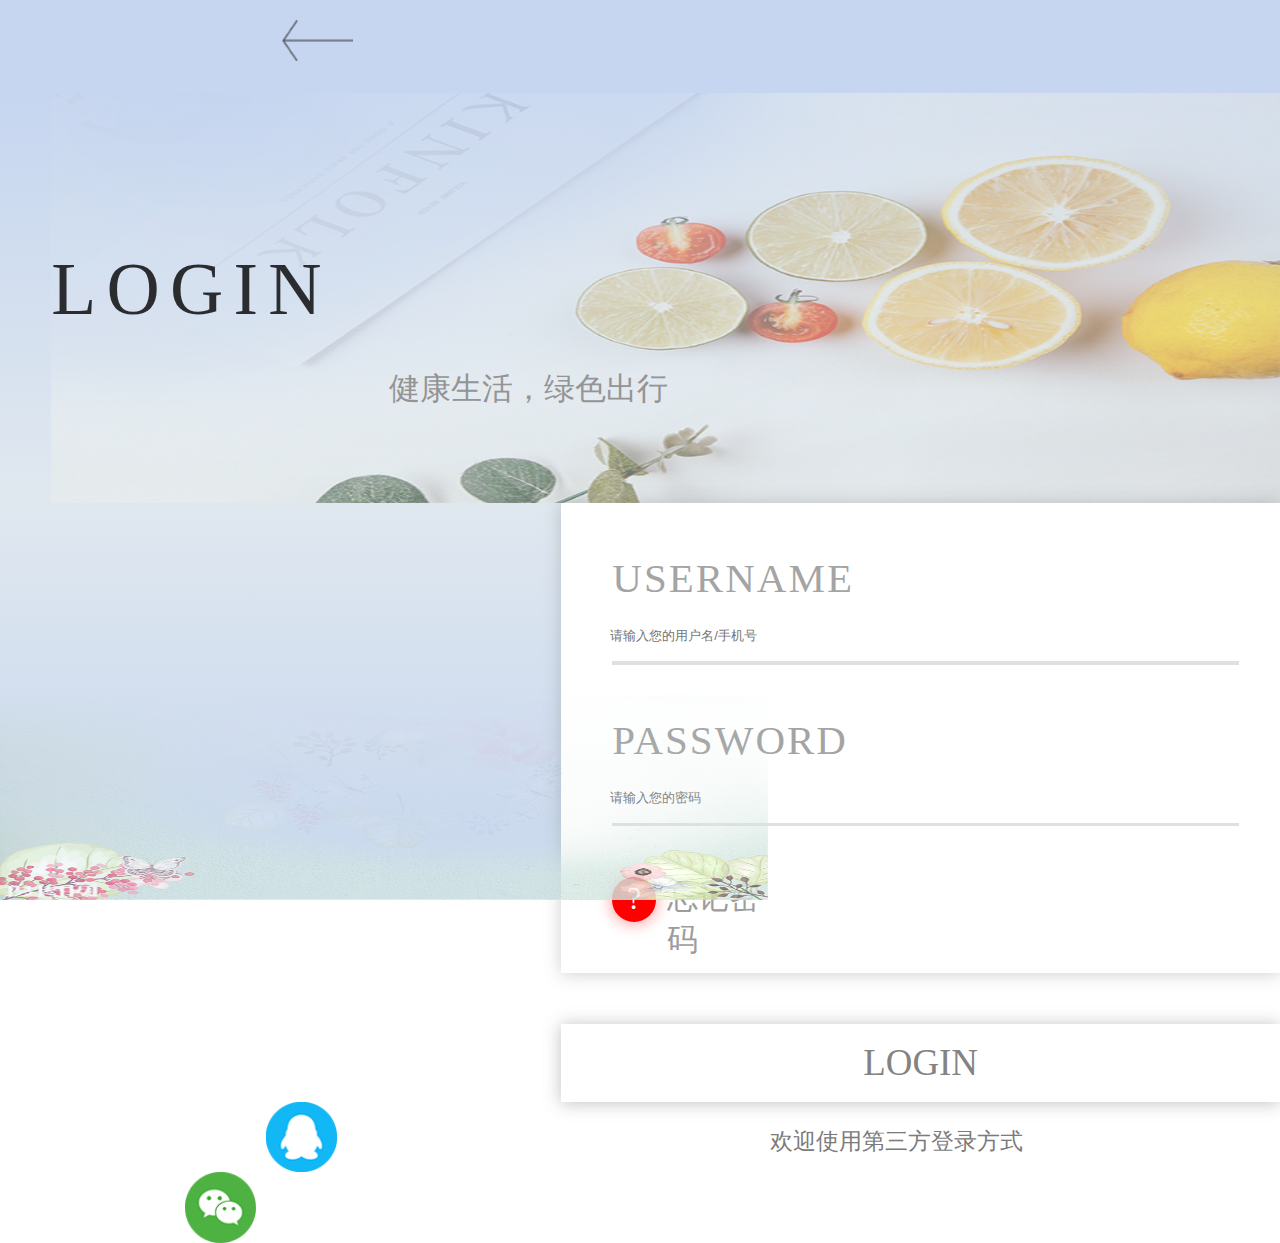
<file: waimai/take-out design/login.html>
<!DOCTYPE html>
<html lang="en">
<head>
    <meta charset="UTF-8">
    <title>登录页面</title>
    <meta name="viewport" content="width=device-width">
    <link rel="stylesheet" href="../css/basic.css">
    <link rel="stylesheet" href="../css/login.css">
    <link rel="stylesheet" href="../iconfont.css">
</head>
<body>
<!--头部-->
<div class="header">
    <div class="container"></div>
    <div class="topBar">
        <div class="top">
            <i><img src="../androidimage/loginback.png" alt=""></i>
        </div>
    </div>
</div>

<div class="loginCon">
    <img src="../androidimage/login1.png" alt="">
    <div class="log">login</div>
    <div class="f1">健康生活，绿色出行</div>
    <div class="f2">
        <div class="name">username</div>
        <input type="text" placeholder="请输入您的用户名/手机号" class="input">
        <div class="ju"></div>
        <div class="name1">password</div>
        <input type="text" placeholder="请输入您的密码" class="input">
        <div class="ju"></div>
        <div class="wen">?</div>
        <a href="#">忘记密码</a>
    </div>
    <a href="index.html"><div class="f3">login</div></a>
    <a href=""><div class="f4">欢迎使用第三方登录方式</div></a>
    <a href="" class="q1"><img src="../androidimage/qq.png" alt=""></a>
    <a href="" class="q2"><img src="../androidimage/wei.png" alt=""></a>
    <div class="bottom"><img src="../androidimage/loginbott.png" alt=""></div>
</div>
</body>
</html>
</file>
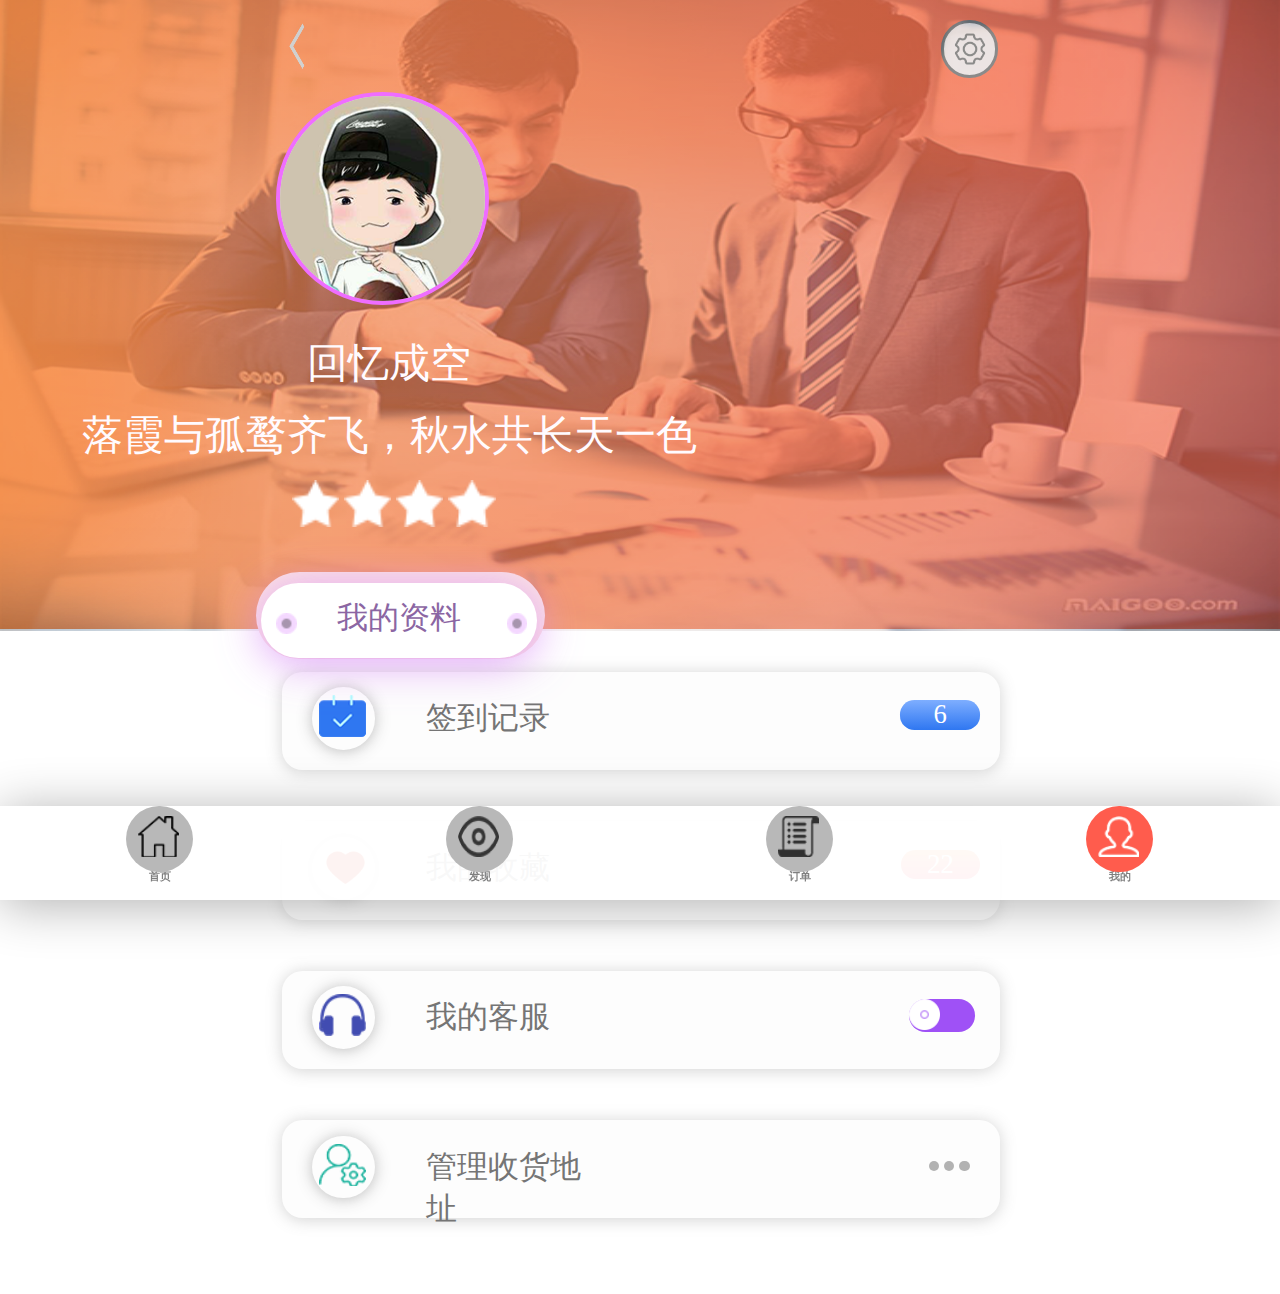
<file: waimai/take-out design/my.html>
<!DOCTYPE html>
<html lang="en">
<head>
    <meta charset="UTF-8">
    <title>我的页面</title>
    <meta name="viewport" content="width=device-width">
    <link rel="stylesheet" href="../css/basic.css">
    <link rel="stylesheet" href="../css/my.css">
    <link rel="stylesheet" href="../iconfont.css">
</head>
<body>
<!--头部-->
<div class="bigback">
<div class="header">
    <div class="container"></div>
    <div class="topBar">
        <div class="top">
            <i><img src="../androidimage/leftjiantou.png" alt=""></i>
            <div class="bian"><img src="../androidimage/shezhi.png" alt=""></div>
        </div>
        <img src="../androidimage/my1.png" alt="">
        <div class="redio"><img src="../androidimage/my2.png" alt=""></div>
        <div class="word1"><p>回忆成空</p></div>
        <div class="word2"><p>落霞与孤鹜齐飞，秋水共长天一色</p></div>
        <div class="star">
            <img src="../androidimage/detail4.png" alt="">
            <img src="../androidimage/detail4.png" alt="">
            <img src="../androidimage/detail4.png" alt="">
            <img src="../androidimage/detail4.png" alt="">
        </div>
        <div class="banredio"></div>
        <div class="banredio1"></div>
        <div class="banredio2"><img src="../androidimage/my3.png" alt=""></div>
        <div class="banredio3"><img src="../androidimage/my3.png" alt=""></div>
        <div class="banredio4"><p>我的资料</p></div>
    </div>
</div>
<div class="footCon">
    <div class="white">
        <div class="whredio"><img src="../androidimage/qiandao.png" alt=""></div>
        <p>签到记录</p>
        <div class="whredio2">6</div>
    </div>
    <div class="white">
        <div class="whredio1"><img src="../androidimage/loveheart.png" alt=""></div>
        <p>我的收藏</p>
        <div class="whredio3">22</div>
    </div>
    <div class="white">
        <div class="whredio"><img src="../androidimage/kefu.png" alt=""></div>
        <p>我的客服</p>
        <div class="whredio4"><img src="../androidimage/my4.png" alt=""></div>
    </div>
    <div class="white">
        <div class="whredio"><img src="../androidimage/shouhuo.png" alt=""></div>
        <p>管理收货地址</p>
        <div class="whredio5">
            <div class="whr"></div>
            <div class="whr"></div>
            <div class="whr"></div>
        </div>
    </div>
</div>

<!--结尾-->
<ul class="boxend">
    <li class="tu">
        <a href="index.html">
        <div class="red"><img src="../androidimage/st1%20.png" alt=""></div>
        <p class="me">首页</p>
        </a>
    </li>
    <li class="tu">
        <a href="detail.html">
        <div class="red"><img src="../androidimage/fff.png" alt=""></div>
        <p class="me">发现</p>
        </a>
    </li>
<li class="tu">
    <a href="orders.html">
        <div class="red"><img src="../androidimage/ding.png" alt=""></div>
        <p class="me">订单</p>
    </a>
    </li>
<li class="tu">
    <a href="my.html">
        <div class="red4"><img src="../androidimage/me%20(2).png" alt=""></div>
        <p class="me">我的</p>
    </a>
    </li>
</ul>
</div>
</body>
</html>
</file>
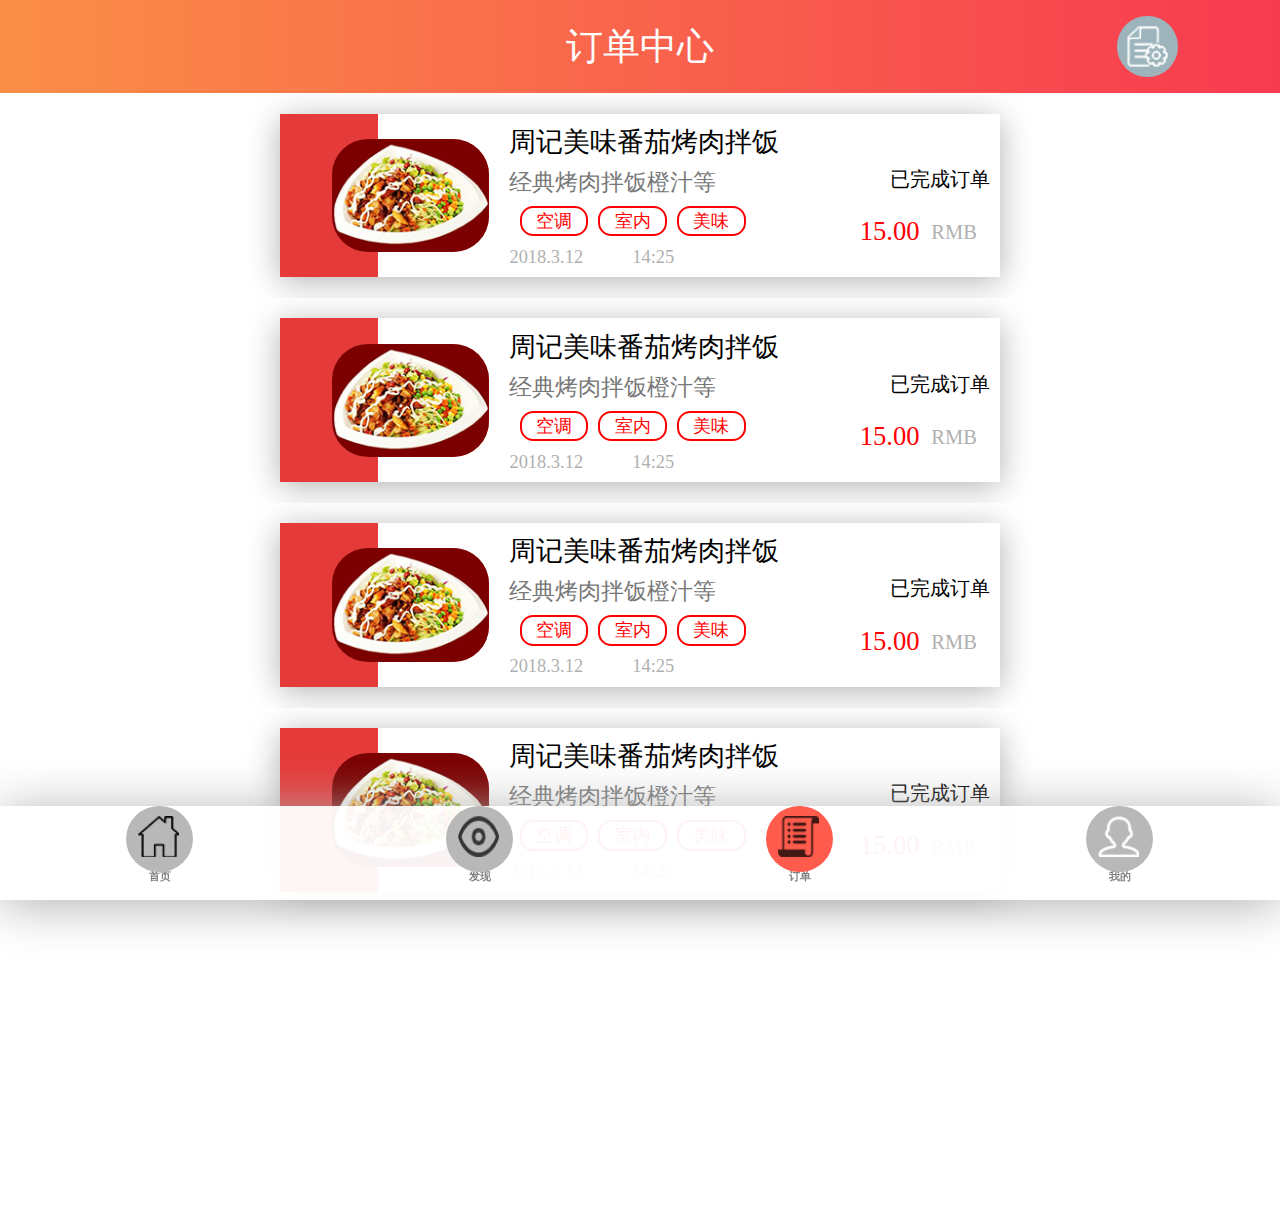
<file: waimai/take-out design/orders.html>
<!DOCTYPE html>
<html lang="en">
<head>
    <meta charset="UTF-8">
    <title>订单页面</title>
    <meta name="viewport" content="width=device-width">
    <link rel="stylesheet" href="../css/basic.css">
    <link rel="stylesheet" href="../css/orders.css">
    <link rel="stylesheet" href="../iconfont.css">
</head>
<body>
<!--头部-->
<div class="header">
    <div class="container"></div>
    <div class="topBar">
        <p>订单中心</p>
        <div class="redio">
            <img src="../androidimage/manage.png" alt="">
        </div>
    </div>
</div>
<!--内容-->
<section>
    <div class="fang">
        <div class="big">
                <div class="one"></div>
                <div class="two"><img src="../androidimage/kaorou.png" alt=""></div>
              <div class="three"><p>周记美味番茄烤肉拌饭</p></div>
            <div class="four"><p>经典烤肉拌饭橙汁等</p></div>
            <div class="five">
                <div class="f1">空调</div>
                <div class="f1">室内</div>
                <div class="f1">美味</div>
            </div>
          <div class="six">
              <div class="r1"></div>
              <p>2018.3.12 </p>
              <i>14:25</i>
          </div>
            <div class="see">
                已完成订单
            </div>
            <div class="att">
                <p>15.00</p><i>RMB</i>
            </div>
        </div>
    </div>
    <div class="fang">
        <div class="big">
                <div class="one"></div>
                <div class="two"><img src="../androidimage/kaorou.png" alt=""></div>
              <div class="three"><p>周记美味番茄烤肉拌饭</p></div>
            <div class="four"><p>经典烤肉拌饭橙汁等</p></div>
            <div class="five">
                <div class="f1">空调</div>
                <div class="f1">室内</div>
                <div class="f1">美味</div>
            </div>
          <div class="six">
              <div class="r1"></div>
              <p>2018.3.12 </p>
              <i>14:25</i>
          </div>
            <div class="see">
                已完成订单
            </div>
            <div class="att">
                <p>15.00</p><i>RMB</i>
            </div>
        </div>
    </div>
    <div class="fang">
        <div class="big">
                <div class="one"></div>
                <div class="two"><img src="../androidimage/kaorou.png" alt=""></div>
              <div class="three"><p>周记美味番茄烤肉拌饭</p></div>
            <div class="four"><p>经典烤肉拌饭橙汁等</p></div>
            <div class="five">
                <div class="f1">空调</div>
                <div class="f1">室内</div>
                <div class="f1">美味</div>
            </div>
          <div class="six">
              <div class="r1"></div>
              <p>2018.3.12 </p>
              <i>14:25</i>
          </div>
            <div class="see">
                已完成订单
            </div>
            <div class="att">
                <p>15.00</p><i>RMB</i>
            </div>
        </div>
    </div>
    <div class="fang">
        <div class="big">
                <div class="one"></div>
                <div class="two"><img src="../androidimage/kaorou.png" alt=""></div>
              <div class="three"><p>周记美味番茄烤肉拌饭</p></div>
            <div class="four"><p>经典烤肉拌饭橙汁等</p></div>
            <div class="five">
                <div class="f1">空调</div>
                <div class="f1">室内</div>
                <div class="f1">美味</div>
            </div>
          <div class="six">
              <div class="r1"></div>
              <p>2018.3.12 </p>
              <i>14:25</i>
          </div>
            <div class="see">
                已完成订单
            </div>
            <div class="att">
                <p>15.00</p><i>RMB</i>
            </div>
        </div>
    </div>
</section>
<!--结尾-->
<ul class="boxend">
    <li class="tu">
        <a href="index.html">
        <div class="red"><img src="../androidimage/st1%20.png" alt=""></div>
        <p class="me">首页</p>
        </a>
    </li>
    <li class="tu">
        <a href="detail.html">
        <div class="red"><img src="../androidimage/fff.png" alt=""></div>
        <p class="me">发现</p>
        </a>
    </li>
    <li class="tu">
        <a href="orders.html">
        <div class="red3"><img src="../androidimage/ding.png" alt=""></div>
        <p class="me">订单</p>
        </a>
    </li>
    <li class="tu">
        <a href="my.html">
        <div class="red"><img src="../androidimage/me%20(2).png" alt=""></div>
        <p class="me">我的</p>
        </a>
    </li>
</ul>
</body>
</html>
</file>
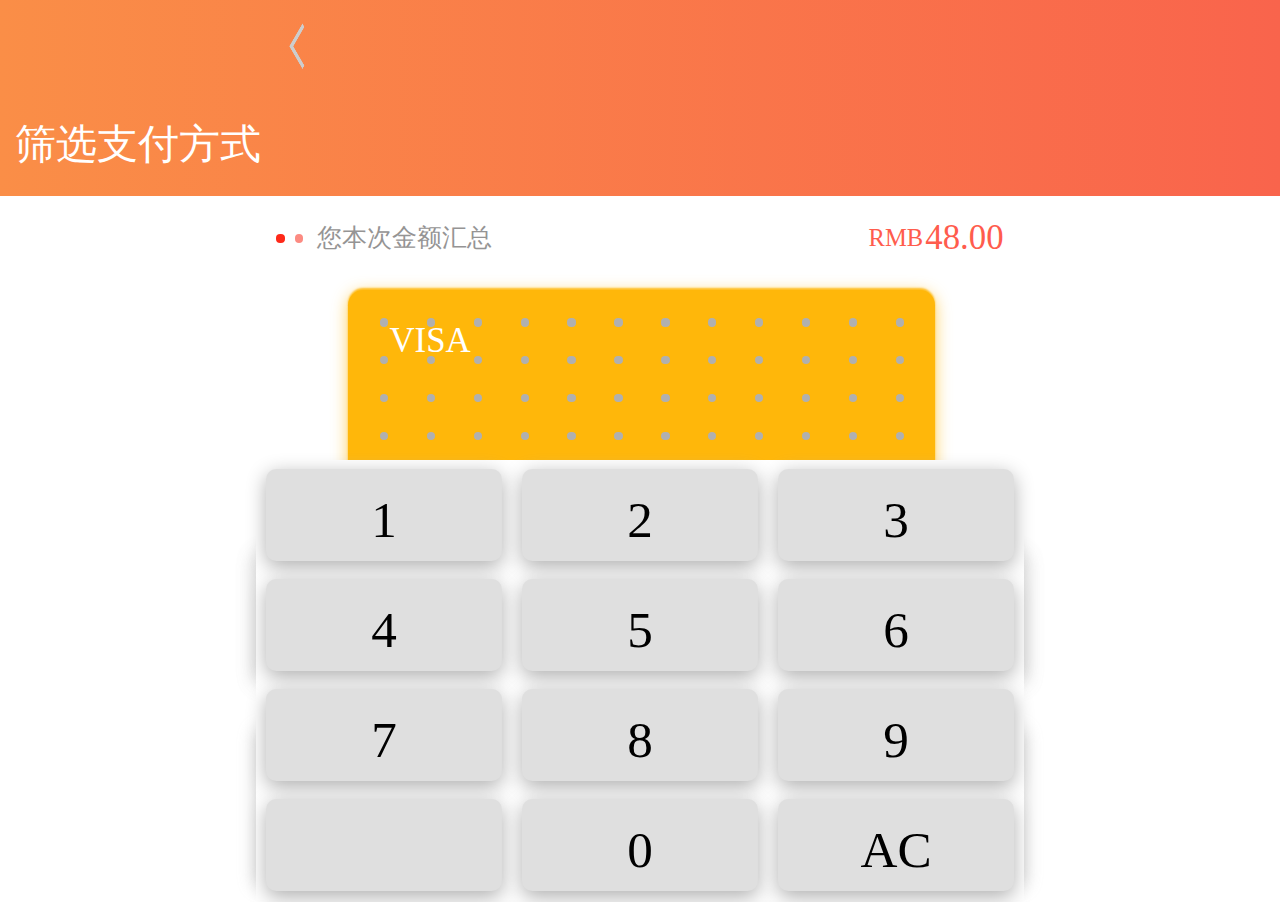
<file: waimai/take-out design/passwordpay.html>
<!DOCTYPE html>
<html lang="en">
<head>
    <meta charset="UTF-8">
    <title>筛选支付</title>
    <meta name="viewport" content="width=device-width">
    <link rel="stylesheet" href="../css/basic.css">
    <link rel="stylesheet" href="../css/passwordpay.css">
    <link rel="stylesheet" href="../iconfont.css">
</head>
<body>
<!--头部-->
<div class="header">
    <div class="container"></div>
    <div class="topBar">
        <div class="top">
            <a href="fingerpay.html"> <i><img src="../androidimage/leftjiantou.png" alt=""></i></a>
        </div>
    </div>
</div>
<a href="screening.html"><div class="src"><p>筛选支付方式</p></div></a>
<div class="srcon">
    <div class="aa">
        <div class="aleft">
            <div class="redio1"></div>
            <div class="redio2"></div>
            <p>您本次金额汇总</p>
        </div>
        <div class="aright">
            <i>48.00</i>
            <p>RMB</p>
        </div>
    </div>
    <div class="bb">
        <div class="bank">
            <ul>
                <li></li>
                <li></li>
                <li></li>
                <li></li>
                <li></li>
                <li></li>
                <li></li>
                <li></li>
                <li></li>
                <li></li>
                <li></li>
                <li></li>
            </ul>
            <ul>
                <li></li>
                <li></li>
                <li></li>
                <li></li>
                <li></li>
                <li></li>
                <li></li>
                <li></li>
                <li></li>
                <li></li>
                <li></li>
                <li></li>
            </ul>
            <ul>
                <li></li>
                <li></li>
                <li></li>
                <li></li>
                <li></li>
                <li></li>
                <li></li>
                <li></li>
                <li></li>
                <li></li>
                <li></li>
                <li></li>
            </ul>
            <ul>
                <li></li>
                <li></li>
                <li></li>
                <li></li>
                <li></li>
                <li></li>
                <li></li>
                <li></li>
                <li></li>
                <li></li>
                <li></li>
                <li></li>
            </ul>
            <ul>
                <li></li>
                <li></li>
                <li></li>
                <li></li>
                <li></li>
                <li></li>
                <li></li>
                <li></li>
                <li></li>
                <li></li>
                <li></li>
                <li></li>
            </ul>
            <ul>
                <li></li>
                <li></li>
                <li></li>
                <li></li>
                <li></li>
                <li></li>
                <li></li>
                <li></li>
                <li></li>
                <li></li>
                <li></li>
                <li></li>
            </ul>
            <ul>
                <li></li>
                <li></li>
                <li></li>
                <li></li>
                <li></li>
                <li></li>
                <li></li>
                <li></li>
                <li></li>
                <li></li>
                <li></li>
                <li></li>
            </ul>
            <ul>
                <li></li>
                <li></li>
                <li></li>
                <li></li>
                <li></li>
                <li></li>
                <li></li>
                <li></li>
                <li></li>
                <li></li>
                <li></li>
                <li></li>
            </ul>
            <div class="visa"><p>visa</p></div>
            <img src="../androidimage/bank.png" alt="">
            <div class="num"><p>6219<i>5260 9807</i>7221 </p></div>
            <div class="name">name</div>
            <div class="ri">rioixuanze</div>
            <div class="da">07.21</div>
        </div>
    </div>
    <div class="tou">
        <div class="redio1"></div>
        <div class="redio2"></div>
        <div class="redio3"></div>
       <div class="word">请使用密码指纹支付完成验证</div>
        <div class="redio3"></div>
        <div class="redio2"></div>
        <div class="redio4"></div>
    </div>
    <div class="cc">
      <div class="cCon">
          <div class="c1">
              <div class="credio"></div>
          </div>
           <div class="c2">
              <div class="credio"></div>
          </div>
           <div class="c3">
              <div class="credio"></div>
          </div>
          <div class="c4">
              <div class="credio">8</div>
          </div>
          <div class="c5"></div>
          <div class="c6"></div>


      </div>
    </div>
    <!--键盘-->
    <div class="dd">
        <!--<img src="../androidimage/jianpan.png" alt="">-->
        <div class="button">1</div>
        <div class="button">2</div>
        <div class="button">3</div>
        <div class="button">4</div>
        <div class="button">5</div>
        <div class="button">6</div>
        <div class="button">7</div>
        <div class="button">8</div>
        <div class="button">9</div>
        <div class="button"></div>
        <div class="button">0</div>
        <div class="button">AC</div>

    </div>
</div>
</body>
</html>
</file>
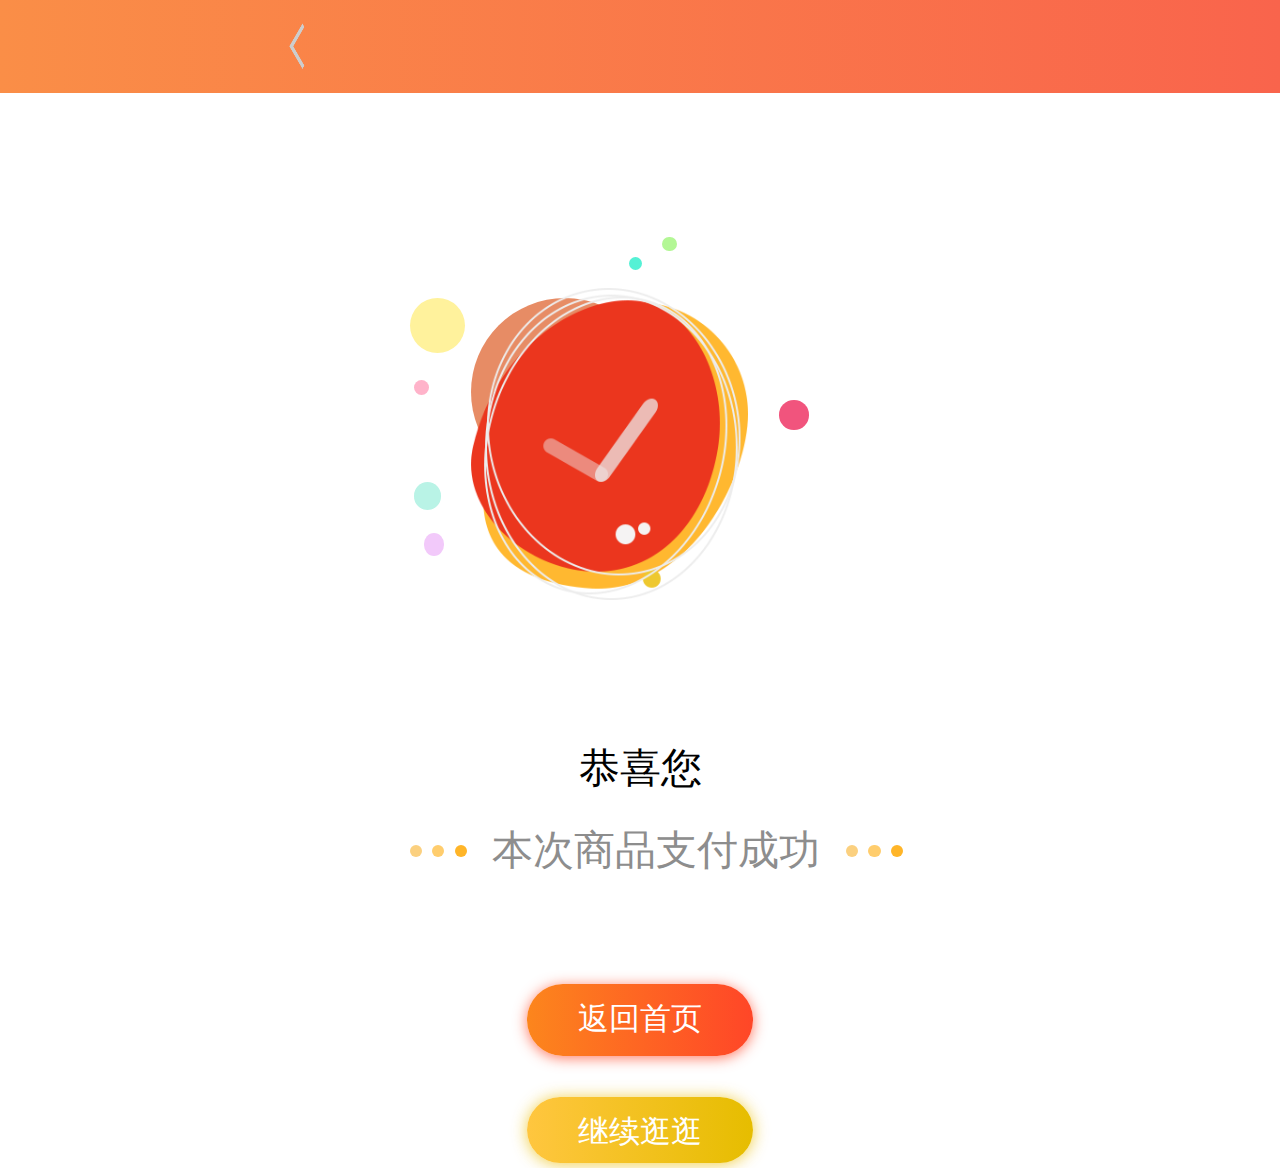
<file: waimai/take-out design/paysuccess.html>
<!DOCTYPE html>
<html lang="en">
<head>
    <meta charset="UTF-8">
    <title>支付成功</title>
    <meta name="viewport" content="width=device-width">
    <link rel="stylesheet" href="../css/basic.css">
    <link rel="stylesheet" href="../css/paysuccess.css">
    <link rel="stylesheet" href="../iconfont.css">
</head>
<body>
<!--头部-->
<div class="header">
    <div class="container"></div>
    <div class="topBar">
        <div class="top">
            <i><img src="../androidimage/leftjiantou.png" alt=""></i>
        </div>
    </div>
</div>
<div class="white">
    <div class="redio1"></div>
    <div class="redio2"></div>
    <div class="redio3"></div>
    <div class="redio4"></div>
    <div class="redio5"></div>
    <div class="redio6"></div>
    <div class="redio7"></div>
    <div class="redio8"></div>
    <img src="../androidimage/paysuccess.png" alt="">
</div>
<div class="words">恭喜您</div>
<div class="aa">
    <div class="a1"></div>
    <div class="a2"></div>
    <div class="a3"></div>
    <div class="words1">本次商品支付成功</div>
    <div class="a4"></div>
    <div class="a5"></div>
    <div class="a6"></div>
</div>
<a href="index.html"><div class="back">返回首页</div></a>
<a href="detail.html"><div class="con">继续逛逛</div></a>
</body>
</html>
</file>
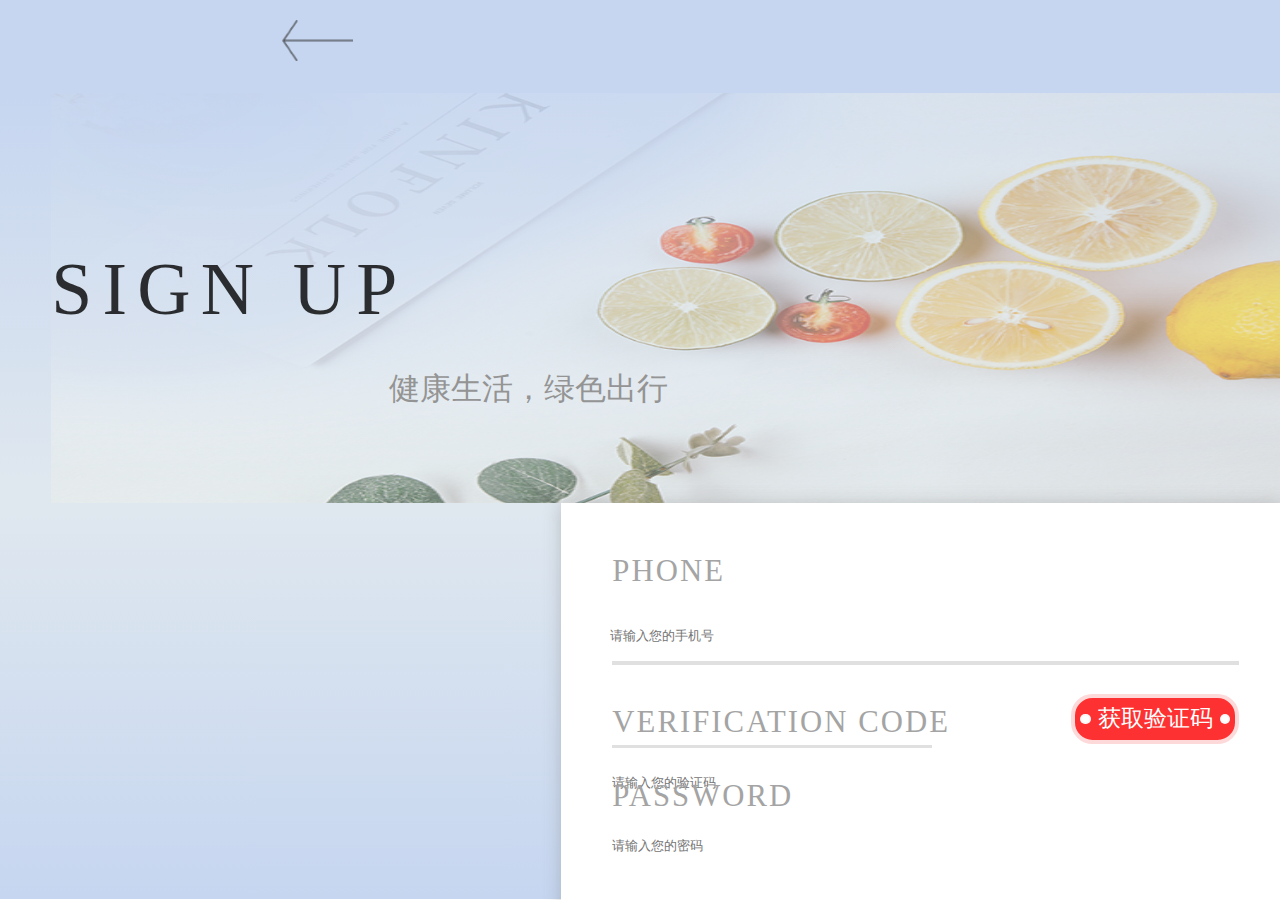
<file: waimai/take-out design/regit.html>
<!DOCTYPE html>
<html lang="en">
<head>
    <meta charset="UTF-8">
    <title>登录页面</title>
    <meta name="viewport" content="width=device-width">
    <link rel="stylesheet" href="../css/basic.css">
    <link rel="stylesheet" href="../css/regit.css">
    <link rel="stylesheet" href="../iconfont.css">
</head>
<body>
<!--头部-->
<div class="header">
    <div class="container"></div>
    <div class="topBar">
        <div class="top">
            <i><img src="../androidimage/loginback.png" alt=""></i>
        </div>
    </div>
</div>

<div class="loginCon">
    <img src="../androidimage/login1.png" alt="">
    <div class="log">sign up</div>
    <div class="f1">健康生活，绿色出行</div>
    <div class="f2">
        <div class="name">phone</div>
        <input type="text" placeholder="请输入您的手机号" class="input">
        <div class="ju"></div>
        <div class="name1">verification code</div>
        <input type="text" placeholder="请输入您的验证码" class="input1">
        <div class="ju1"></div>
        <div class="shu">获取验证码
            <div class="re1"></div>
            <div class="re2"></div>
        </div>
        <div class="name2">password</div>
        <input type="text" placeholder="请输入您的密码" class="input2">
    </div>
    <a href="login.html"><div class="f3">next</div></a>
    <div class="xie">
        我同意《食味居相关服务协议》
    <input type="radio" class="input3" value="">
    </div>
</div>
</body>
</html>
</file>
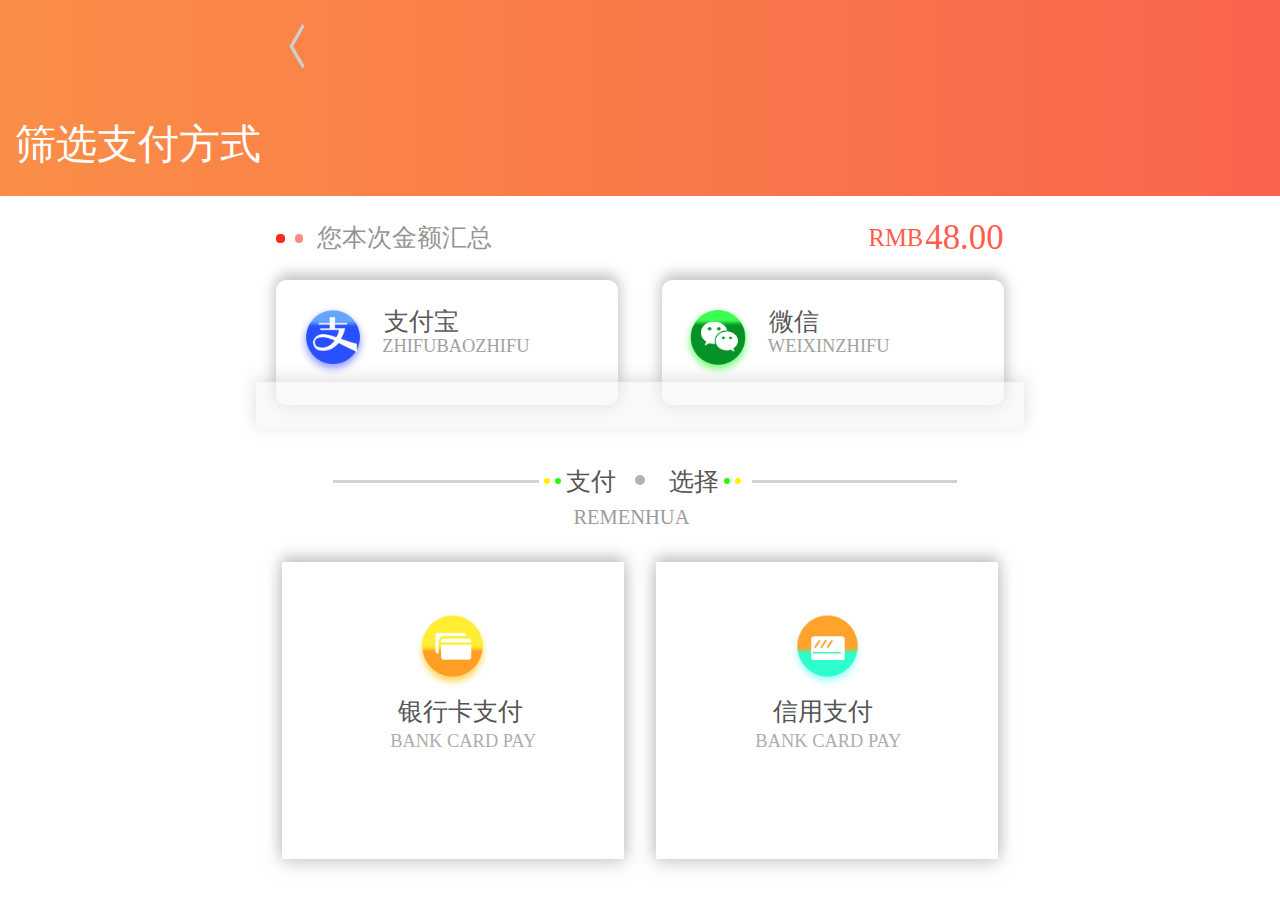
<file: waimai/take-out design/screening.html>
<!DOCTYPE html>
<html lang="en">
<head>
    <meta charset="UTF-8">
    <title>筛选支付</title>
    <meta name="viewport" content="width=device-width">
    <link rel="stylesheet" href="../css/basic.css">
    <link rel="stylesheet" href="../css/screening.css">
    <link rel="stylesheet" href="../iconfont.css">
</head>
<body>
<!--头部-->
<div class="header">
    <div class="container"></div>
    <div class="topBar">
        <div class="top">
            <a href="fingerpay.html"><i><img src="../androidimage/leftjiantou.png" alt=""></i></a>
        </div>
    </div>
</div>
<div class="src"><p>筛选支付方式</p></div>
<div class="srcon">
    <div class="aa">
        <div class="aleft">
            <div class="redio1"></div>
            <div class="redio2"></div>
            <p>您本次金额汇总</p>
        </div>
        <div class="aright">
            <i>48.00</i>
            <p>RMB</p>
        </div>
    </div>
    <div class="bb">
        <div class="bleft">
            <img src="../androidimage/zhifubao.png" alt="">
            <p>支付宝</p>
            <i>zhifubaozhifu</i>
        </div>
        <div class="bright">
            <img src="../androidimage/weixin.png" alt="">
            <p>微信</p>
            <i>weixinzhifu</i>
        </div>
    </div>
   <div class="tou"></div>
    <div class="cc">
        <div class="cleft">
            <div class="chang"></div>
            <div class="redio1"></div>
            <div class="redio2"></div>
            <p>支付</p>
        </div>
        <div class="re"></div>
        <div class="cright">
            <div class="chang"></div>
            <div class="redio1"></div>
            <div class="redio2"></div>
            <p>选择</p>
        </div>
        <div class="cbott">remenhua</div>
    </div>
    <div class="dd">
        <div class="dleft">
            <img src="../androidimage/yinhangkazhifu.png" alt="">
            <p>银行卡支付</p>
            <i>bank card pay</i>
        </div>
        <div class="dright">
            <img src="../androidimage/xinyongzhifu.png" alt="">
            <p>信用支付</p>
            <i>bank card pay</i>
        </div>
        
    </div>
</div>
</body>
</html>
</file>
<file: waimai/css/basic.css>
*{
    margin: 0;
    padding: 0;
}
ul,li,p{
    margin: 0;
    padding: 0;
    list-style: none;
}
body,html{
    width: 100%;
    height: 100%;
}
b,strong,em,i,del,s{
    font-weight: 300;
    text-decoration: none;
    font-style: normal;
}
a{
    text-decoration: none;
}
html{
    font-size: 100px;
}
@media (min-width: 320px) {
    html{
        font-size: calc(100px*320/750);
    }
}
@media (min-width: 360px) {
    html{
        font-size: 48px;
    }
}
@media (min-width: 375px) {
    html{
        font-size: 50px;
    }
}
@media (min-width: 414px) {
    html{
        font-size: 55.2px;
    }
}
@media (min-width: 768px) {
    html{
        font-size: calc(100px*768/750);
    }
}
</file>
<file: waimai/css/confirmpay.css>
.bigback{
    width: 100%;
 height: 100%;
    background-image: linear-gradient(to right, #fa8e47, #f9644c);
}

.topBar {
    width: 100%;
    height: 0.91rem;
    background-image: linear-gradient(to right, #fa8e47, #f9644c);
    text-align: center;
    line-height: 0.91rem;
    font-size: 0.36rem;
    position: relative;
}

.topBar .top {
    width: 7rem;
    height: 0.91rem;
    /*background: #16b0bc;*/
    margin: 0 auto;
}

.top i img {
    float: left;
    margin-top: 0.20rem;
    width: 0.3rem;
    height: 0.5rem;
}
.top .top1{
    float: left;
    margin-left: 2.1rem;
    font-size: 0.3rem;
    color: #ffffff;
}

.top .bian {
    width: 0.5rem;
    height: 0.5rem;
    background: #c6ffd2;
    float: right;
    margin-top: 0.2rem;
    border-radius: 50%;
}

.top .bian img {
    float: right;
    margin-right: 0.1rem;
    margin-top: 0.1rem;
    width: 0.3rem;
    height: 0.3rem;
}
.confirm{
    width:7.5rem;
    height: 13rem;
    background-image: linear-gradient(to right, #fa8e47, #f9644c);
    margin: auto;
    font-size: 16px;
}
.confirm .aa{
    height: 2.67rem;
    width: 7.5rem;
    /*background: #77fffa;*/
    margin: 0 auto;
}
.aa ul{
    height: 2.67rem;
    width: 7.01rem;
    background: #f9fffd;
    margin: 0 auto;
    border-radius: 0.1rem;
}
.a1 li{
    float: left;
    height: 1.13rem;
    width:6.53rem;
    /*background: #48ff79;*/
    margin-left: 0.2rem;
    margin-top: 0.14rem;
}
li img{
    float: left;
    width: 1.51rem;
    height: 1.06rem;
    /*background-color: #ffffff;*/
    border-radius: 0.19rem;
    margin-top: 0.03rem;
}
li p{
    float: left;
    width: 2rem;
    height: 0.24rem;
    /*background: #ff6700;*/
    font-size: 0.24rem;
    margin-top: 0.1rem;
    color: #636363;
}

.aimage1{
    width: 0.3rem;
    height: 0.3rem;
    background-color: #f15252;
    border: solid 0.05rem #fed9d9;
    margin-top: 0.5rem;
    margin-left:1.5rem;
    border-radius: 50%;
}

.aimage1 img{
    display: block;
    width: 0.25rem;
    height: 0.27rem;
    margin: auto;
    margin-top: 0.02rem;
    margin-left: 0.02rem;
}
.aimage2{
    width: 0.3rem;
    height: 0.3rem;
    background-color: #f15252;
    border: solid 0.05rem #fed9d9;
    margin-top: 0;
    margin-left: 2.25rem;
    border-radius: 50%;
}

.aimage2 img{
    display: block;
    width: 0.22rem;
    height: 0.22rem;
    margin: auto;
    margin-left: 0.03rem;
}
.w1{
    width: 0.21rem;
    height: 0.37rem;
    margin-top: -0.8rem;
    margin-left: 2rem;
}
.w1 p{
    width: 0.2rem;
    font-size: 0.3rem;
    color: #101010;
    margin-top: -0.05rem;
}
.a1 .w2{
    width:1rem;
    height: 0.5rem;
    /*background-color: #f15252;*/
    margin-left: 4rem;
    margin-top: -0.5rem;
    text-align: center;
    line-height: 0.5rem;
    font-size: 0.24rem;
    color: #6b6b6b;
}
.a1 .w2 p{
    width:0.2rem;
    height: 0.2rem;
    font-size: 0.24rem;
    color: #6b6b6b;
}
.a1 .w2 i{
    font-size: 0.18rem;
    color: #fc3d3d;
}
.yuan{
    width:0.06rem;
    height: 0.66rem;
    float: right;
    display: flex;
    flex-wrap: wrap;
    justify-content: space-between;
    margin-right: 1.3rem;
    margin-top: -0.65rem;
}
.yuan .redio{
    width:0.06rem;
    height: 0.06rem;
    background: #e3fffc;
    border-radius: 50%;
}
.yuan .active{
   background: #b0b0b0;
}
.num1{
    float: right;
    width: 0.4rem;
    height: 0.14rem;
    font-size: 0.18rem;
    color: #ff2323;
    margin-right: -0.6rem;
    margin-top: -0.55rem;
}
.num2{
    float: right;
    width: 0.6rem;
    height: 0.18rem;
    font-size: 0.24rem;
    color: #565656;
    margin-right: -0.8rem;
    margin-top: -0.3rem;
}
.bb{
    width: 7.5rem;
    height: 1.2rem;
    /*background: #77fffa;*/
}
.bb .b1{
    width: 7.07rem;
    height: 0.72rem;
   float: left;
    margin-left: 0.2rem;
    margin-top: 0.2rem;
    /*background: #66ff36;*/
}
.bb .b1 .p1{
    width: 1.45rem;
    height: 0.72rem;
    float: left;
    /*background: #ff9456;*/
}
.p1 p{
    width: 1.45rem;
    height: 0.21rem;
    font-size: 0.22rem;
    color: #ffffff;
}
.p1 i{
    width: 0.65rem;
    height: 0.18rem;
    font-size: 0.24rem;
    color: #ffffff;
}
.p1 b{
    font-size: 0.18rem;
    color: #ffffff;
}
.p2{
    width: 1.45rem;
    height: 0.72rem;
    float: right;
    /*background: #ff9456;*/
}
.p2 i{
    float: right;
    width: 0.77rem;
    height: 0.22rem;
    font-size: 0.3rem;
    color: #ffffff;
}
.p2 p{
    float: right;
    margin-top: 0.1rem;
    width: 1.4rem;
    height: 0.17rem;
    font-size: 0.18rem;
    color: #ffffff;
}
.cc{
    width: 7.02rem;
    height: 8rem;
    background: #ffffff;
    margin: auto;
}
.cc .c1{
    width: 6.71rem;
    height: 0.86rem;
    float: left;
    margin-left: 0.15rem;
    margin-top: 0.1rem;
    /*background: #17ff21;*/
}
.cc .c1 .left{
    width: 2rem;
    height: 0.8rem;
    float: left;
    /*background: #28ffed;*/
}
.left img{
    display: block;
    float: left;
    width:0.2rem;
    height: 0.2rem;
    margin-top: 0.1rem;
}
.left p{
    float: left;
    margin-top: 0.08rem;
    margin-left: 0.05rem;
    font-size: 0.2rem;
    color: #5e5d5d;
}
.left i{
    float: left;
    margin-top: 0.08rem;
    font-weight: 300;
    font-size: 0.2rem;
    color: #ff2323;
}
.bott{
    float: left;
    width: 6.6rem;
    height: 0.02rem;
    background-color: rgba(0,0,0,0.4);
}
.cc .c2{
    width: 6.71rem;
    height: 0.86rem;
    float: left;
    margin-left: 0.15rem;
    margin-top: 0.1rem;
    /*background: #17ff21;*/
}
.cc .c2 .left{
    width: 2rem;
    height: 0.8rem;
    float: left;
    /*background: #28ffed;*/
}
.c2 .left img{
    display: block;
    float: left;
    width:0.2rem;
    height: 0.2rem;
    margin-top: 0.3rem;
}
.c2 .left p{
    float: left;
    margin-top: 0.25rem;
    margin-left: 0.05rem;
    font-size: 0.2rem;
    color: #5e5d5d;
}
.c2 .left i{
    float: left;
    margin-top: 0;
    margin-left: 0;
    font-size: 0.2rem;
    color: #ff5854;
}
.c2 .right{
    float: right;
    margin-top: 0.25rem;
    margin-right: 0.1rem;
    width: 1.1rem;
    height: 0.32rem;
    background-color: #ffbd3e;
    border-radius: 0.16rem;
    font-size: 0.2rem;
    color: white;
    text-align: center;
    line-height: 0.32rem;
}
.c2 .right1{
    float: right;
    margin-top: 0.25rem;
    margin-right: 0.1rem;
    width: 1.1rem;
    height: 0.32rem;
   border: 0.04rem solid #b0b0b0;
    border-radius: 0.16rem;
    font-size: 0.2rem;
    color:  #ffbd3e;
    text-align: center;
    line-height: 0.32rem;
}
.c2 .right2{
    float: right;
    margin-top: 0.25rem;
    margin-right: 0.5rem;
    width: 0.32rem;
    height: 0.32rem;
  background:#b0b0b0;
    border-radius: 0.16rem;
}
.c2 .right2 img{
    float: right;
    margin-right: 0.1rem;
    margin-top: 0.02rem;
    width: 0.2rem;
    height: 0.27rem;
    color: white;
}
.c2 .right3{
    float: right;
    margin-top: 0.3rem;
    margin-right: -0.1rem;
    width: 2rem;
    height: 0.17rem;
    font-size: 0.18rem;
    color: #5e5d5d;
}
.c2 .right4{
    float: right;
    margin-top: 0.3rem;
    margin-right: -0.02rem;
    font-size: 0.18rem;
    color: #5e5d5d;
}
.c2 .right4 img{
    float: right;
    margin-right: 0.2rem;
    width: 0.2rem;
    height: 0.27rem;
}
.dd{
    float: left;
    margin-left: 2.5rem;
    margin-top: 0.6rem;
    width: 1.82rem;
    height: 0.43rem;
    background-image: linear-gradient(90deg, rgba(252, 132, 26, 0.99) 0%, rgba(254, 100, 32, 0.99) 49%,
    rgba(255, 68, 37, 0.99) 100%), linear-gradient(#fe2919,#fe2919);
    border-radius: 0.22rem;
    border: solid 0.03rem #fed9d9;
}
.dd p{
    text-align: center;
    line-height: 0.43rem;
    font-size: 0.24rem;
    color: #ffffff;
}
</file>
<file: waimai/iconfont.css>
@font-face {font-family: "iconfont";
  src: url('iconfont.eot?t=1547791891462'); /* IE9 */
  src: url('iconfont.eot?t=1547791891462#iefix') format('embedded-opentype'), /* IE6-IE8 */
  url('[data-uri]') format('woff2'),
  url('iconfont.woff?t=1547791891462') format('woff'),
  url('iconfont.ttf?t=1547791891462') format('truetype'), /* chrome, firefox, opera, Safari, Android, iOS 4.2+ */
  url('iconfont.svg?t=1547791891462#iconfont') format('svg'); /* iOS 4.1- */
}

.iconfont {
  font-family: "iconfont" !important;
  font-size: 16px;
  font-style: normal;
  -webkit-font-smoothing: antialiased;
  -moz-osx-font-smoothing: grayscale;
}

.icon-gouwuchekong:before {
  content: "\e600";
}

.icon-12:before {
  content: "\e619";
}

.icon-liwu:before {
  content: "\e657";
}

.icon-iconfonticon5:before {
  content: "\e615";
}

.icon-iconfontjiantou5:before {
  content: "\e635";
}

.icon-shouji:before {
  content: "\e626";
}

.icon-kefu:before {
  content: "\e602";
}

.icon-mifenqia:before {
  content: "\e60e";
}

.icon-yijiuhuanxin:before {
  content: "\e601";
}

.icon-sousuo:before {
  content: "\e603";
}

.icon-zuojiantou:before {
  content: "\e629";
}

.icon-gengduo:before {
  content: "\e60f";
}

.icon-F:before {
  content: "\e61f";
}
</file>
<file: waimai/css/detail.css>
.topBar {
    width: 100%;
    height: 0.91rem;
    background-image: linear-gradient(to right, #fa8e47, #f9644c);
    text-align: center;
    line-height: 0.91rem;
    font-size: 0.36rem;
    position: relative;
}

.topBar .top {
    width: 7rem;
    height: 0.91rem;
    /*background: #16b0bc;*/
    margin: 0 auto;
}

.top i img {
    float: left;
    margin-top: 0.20rem;
    width: 0.3rem;
    height: 0.5rem;
}

.top .love {
    width: 0.5rem;
    height: 0.5rem;
    background: #c6ffd2;
    float: right;
    margin-right: 0;
    margin-top: 0.20rem;
    border-radius: 50%;
    text-align: center;
}

.top .love img {
    float: right;
    margin-right: 0.05rem;
    margin-top: 0.05rem;
    width: 0.4rem;
    height: 0.4rem;
}

.top .love1 {
    width: 0.5rem;
    height: 0.5rem;
    background: #c6ffd2;
    float: right;
    margin-right: 0.3rem;
    margin-top: 0.20rem;
    border-radius: 50%;
    text-align: center;
}

.top .love1 img {
    float: right;
    margin-right: 0.05rem;
    margin-top: 0.05rem;
    width: 0.4rem;
    height: 0.4rem;
}

.first {
    /*float: left;*/
    width: 7.5rem;
    height: 1.68rem;
    margin: auto;
    background-image: linear-gradient(to right, #fa8e47, #f9644c);
    border: 0.1px solid white;
}

.first1 {
    float: left;
    margin-left: 0.3rem;
    margin-top: 0.26rem;
    width: 1.75rem;
    height: 1.16rem;
    border-radius: 0.23rem;

}

.first1 img {
    width: 1.75rem;
    height: 1.16rem;
}

.first2 {
    height: 1.3rem;
    /*background: #74ffdf;*/
    font-size: 0.28rem;
    color: white;
    margin-top: 0.2rem;

}

.first2 .f1 {
    float: left;
    margin-left: 0.3rem;
    font-weight: 400;

}

.first2 i {
    float: left;
    margin-left: 2.6rem;
    margin-top: -0.36rem;
    font-weight: 400;

}

.first2 img {
    display: block;
    float: left;
    width: 0.3rem;
    height: 0.3rem;
    margin-left: -3.1rem;
}

.first2 .ff {
    font-size: 0.20rem;
    text-transform: uppercase;
    float: left;
    margin-left: 0.1rem;

}

.first3 {
    float: left;
    width: 0.74rem;
    height: 0.26rem;
    border: 0.02rem solid #b0b0b0;
    border-radius: 0.13rem;
    margin-left: -3.85rem;
    margin-top: 0.35rem;
}

.first3 p {
    text-align: center;
    font-size: 0.18rem;
    color: white;
}

.first3 img {
    display: block;
    float: left;
    width: 0.1rem;
    height: 0.1rem;
    margin-top: -0.15rem;
    margin-left: 1rem;
}

.first3 .cc {
    margin-top: -0.25rem;
    margin-left: 1.15rem;
}

.first3 .dd {
    margin-top: -0.25rem;
    margin-left: 1.7rem;
}

.first4 {
    float: left;
    width: 0.74rem;
    height: 0.26rem;
    margin-top: -0.27rem;
    margin-left: 2.6rem;
    background: #b0b0b0;
    border-radius: 0.13rem;
}

.first4 p {
    color: #ff5854;
    font-weight: bold;
}

.first5 {
    float: left;
    width: 3rem;
    margin-left: -0.8rem;
    margin-top: 0.4rem;
    height: 0.3rem;
    /*background: #d15050;*/
}

.first5 img {
    display: block;
    width: 0.2rem;
    margin-left: 0.01rem;
    height: 0.2rem;
}

.first5 .gg {
    margin-left: 1.2rem;
    font-size: 0.18rem;
    font-weight: 200;
}

.second {
    margin: 0 auto;
    width:7.5rem;
    height: 0.5rem;
    background: rgba(0, 0, 0, 0.4);
    text-align: center;
    line-height: 0.5rem;
}

.second img {
    width: 0.2rem;
    height: 0.2rem;
}

.second pre {
    float: left;
    font-size: 0.18rem;
    color: #ffffff;
}

.thired {
    width: 7.5rem;
    height: 9.08rem;
    background: white;
    margin: 0 auto;
}

.thired .a {
    position: relative;
    width: 100%;
    height: 1.12rem;
    /*background: #77fffa;*/
    margin: auto;

}

.a .a1 {
    position: absolute;
    width: 2.74rem;
    height: 0.63rem;
    background: #ffffff;
    border: 0.04rem solid #c0c0c0;
    border-radius: 0.26rem;
    margin-left: 2.38rem;
    margin-top: 0.245rem;
}

.a1a {
    float: left;
    width: 1.34rem;
    height: 0.41rem;
    background: #f15252;
    margin-top: 0.1rem;
    margin-left: 0.1rem;
    border-radius: 0.18rem;
    font-size: 0.24rem;

}

.a1a p {
    line-height: 0.41rem;
    margin-left: 0.4rem;
}

.a1a .p1 {
    float: left;
    width: 0.2rem;
    height: 0.2rem;
    margin-top: 0.06rem;
    margin-left: 0.1rem;
}

.a1a .p2 {
    float: left;
    width: 0.2rem;
    height: 0.2rem;
    margin-left: 1rem;
    margin-top: -0.35rem;
}

.a1 .p3 {
    font-size: 0.24rem;
    color: #2b2a2a;
    margin-left: 1.8rem;
    margin-top: 0.15rem;
}

.b {
    float: left;
    width: 1.4rem;
    height: 8.03rem;
    background: #716f6f;
    display: flex;
    justify-content: space-around;
    align-content: space-around;
    flex-wrap: wrap;
}

.b li {
    width: 0.94rem;
    height: 0.45rem;
    border-radius: 0.23rem;
    border: 0.03rem solid #f15252;
    font-size: 0.24rem;
    color: #ffffff;
    text-align: center;
    line-height: 0.45rem;
}

.b .ch {
    background: #f15252;
}

.c {
    float: left;
    width: 6.1rem;
    height: 8.03rem;
    background: white;
}
.fang {
    width: 6.1rem;
    height: 2rem;
    background: white;
    float: left;
}

.fang .big {
    float: left;
    margin-left: 0.235rem;
    margin-top: 0.15rem;
    width: 5.57rem;
    height: 1.68rem;
    background: rgba(255,255,255,0.95);
    box-shadow: 0 0.01rem 0.16rem 0 rgba(125, 124, 124, 0.25);
    border-radius: 0.21rem;
}

.big .one {
    float: left;
    width: 1.53rem;
    height: 1.11rem;
    background: #d15050;
    margin-left: 0.2rem;
    margin-top: 0.245rem;
    border-radius: 0.35rem;

}

.big .one img {
    width: 1.53rem;
    height: 1.11rem;
    border-radius: 0.35rem;
}

.big .two {
    float: left;
    /*background: #16b0bc;*/
    width: 3rem;
    height: 0.5rem;
    margin-left: 0.2rem;
}

.big .two p {
    font-size: 0.26rem;
    margin-top: 0.1rem;
}
.big .three{
    float: left;
    width: 2rem;
    height: 0.3rem;
    /*background: #d15050;*/
    margin-left: 0.1rem;
}
.three li{
    float: left;
    margin-left: 0.08rem;
    font-size: 0.23rem;
}
.three li img{
    width: 0.23rem;
    height: 0.23rem;
}
.pagerBox {
    float: left;
    width: 2.5rem;
    height: 0.10rem;
    margin-left: 0.2rem;
    margin-top: 0.05rem;
    z-index: 9;
    display: flex;
    justify-content: space-between;
}

.pagerBox li {
    width: 0.10rem;
    height: 0.10rem;
    background:#b0b0b0;
    border-radius: 50%;
}

.pagerBox li.active {
    background: black;
}

.four {
    float: left;
    margin-top: 0;
    margin-left: 0.15rem;
    width: 2rem;
    height: 0.3rem;
}

.four p {
    font-size: 0.26rem;
    color: red;
}

.four i {
    float: left;
    font-size: 0.20rem;
    margin-top: -0.28rem;
    margin-left: 0.7rem;
    color: red;
   font-weight: bold;
}
.five{
    float: left;
    width: 2rem;
    height:0.2rem ;
    /*background: #ff6700;*/
    margin-top: 0.1rem;
    margin-left: 0.15rem;
  line-height: 0.2rem;
}
.five img{
    float: left;
    width: 0.2rem;
    height: 0.2rem;
}
.five p{
    margin-left: 0.3rem;
    font-size: 0.18rem;
    color: #b3b3b3;
}
.six{
    width: 0.37rem;
    height: 0.37rem;
    background-color: #f15252;
    border: solid 0.05rem #fed9d9;
    float: left;
    margin-top: -0.9rem;
    margin-left: 5.1rem;
    border-radius: 50%;
    text-align: center;
    line-height: 0.37rem;
}

.six img{
    display: block;
    width: 0.22rem;
    height: 0.22rem;
    margin: auto;
    margin-top: 0.07rem;
}
.seven{
    width: 0.37rem;
    height: 0.37rem;
    background-color: #f15252;
    border: solid 0.05rem #fed9d9;
    float: left;
    margin-top: -0.9rem;
    margin-left: 4.4rem;
    border-radius: 50%;
}

.seven img{
    display: block;
    width: 0.22rem;
    height: 0.22rem;
    margin: auto;
    margin-top: 0.07rem;
}
.at{
    width: 0.21rem;
    height: 0.37rem;
    /*background-color: #64a4f1;*/
    float: left;
    margin-top: -0.88rem;
    margin-left: 4.92rem;
}
.at p{
    font-size: 0.3rem;
    color: #101010;
}
.boxEnd{
    position: fixed;
    bottom: 0;
    width: 7.5rem;
    height: 0.98rem;
    background: rgba(255,255,255,0.92);
    margin: 0 auto;
}
.boxEnd .left{
    float: left;
    width:2.6rem ;
    height:0.98rem ;
}
.left .left1{
    float: left;
    margin-left: 0.2rem;
    margin-top: 0.12rem;
    width:0.73rem ;
    height: 0.73rem;
    background: #b3b3b3;
    border-radius: 50%;
}
.left1 img{
display: block;
    margin-left: 0.15rem;
    margin-top: 0.15rem;
    width:0.41rem ;
    height: 0.41rem;
}
.left2{
    float: left;
    margin-top: 0.2rem;
    margin-left: 0.1rem;
    width: 1.5rem;
    height: 0.23rem;
    font-size: 0.24rem;
    color: #404040;
}
.left2 img{
    width: 0.2rem;
    height: 0.2rem;
}
.lefttt p {
    font-size: 0.26rem;
    color: red;
    margin-top: -0.38rem;
    margin-left: 0.3rem;
}

.lefttt i {
    float: left;
    font-size: 0.20rem;
    margin-top: -0.28rem;
    margin-left: 1rem;
    color: red;
    font-weight: bold;
}

.left3{
    float: left;
    margin-top: 0.1rem;
    margin-left: 0.1rem;
    width: 1.5rem;
    height: 0.23rem;
    font-size: 0.18rem;
    color: #404040;
}

.white{
    float: left;
    width:7.5rem;
    height: 1.96rem;
    margin:0 auto;
    background: white;
    margin-top: -1.9rem;
    box-shadow: 0 0.01rem 0.1rem #b0b0b0;
}
.white .top{
    width:7.5rem;
    height: 0.76rem;
    /*background: #6191ff;*/
}
.white .top .top1{
    float: left;
    margin-left: 0.5rem;
    width:2rem;
    height: 0.76rem;
    /*background: #8aff8a;*/
    font-size: 0.3rem;
    line-height: 0.76rem;
    color: #666666;
}
.white .top .top2{
    float: right;
    width:1rem;
    height: 0.76rem;
    margin-right: 0.2rem;
    /*background: #49ff27;*/

}
.white .top .top2 img{
    float: left;
    margin-top: 0.25rem;
    line-height: 0.76rem;
    width: 0.2rem;
    height: 0.24rem;
}
.white .top .top2 .qing{
    line-height: 0.76rem;
    float: right;
    font-size: 0.2rem;
    color: #676767;
}
.white .xian{
    width: 6.8rem;
    height: 0.03rem;
    background-color: #cdcccc;
    margin-left: 0.5rem;
}
.white .whcon{
    width: 7.5rem;
    height: 0.5rem;
    /*background-color: #9aff5a;*/
}
.whcon .p1{
    float: left;
    width: 2.5rem;
    height: 0.29rem;
    font-size: 0.3rem;
    margin-left: 0.5rem;
    line-height: 0.5rem;
    color: #3f3f3f;
}
.whcon img{
    float: left;
    width: 0.14rem;
    height: 0.14rem;
    background-color: #f15252;
    border-radius: 50%;
    margin-top: 0.15rem;
    margin-left: 1rem;
}
.whcon .p2{
    float: left;
    font-size: 0.3rem;
    margin-left: 0.2rem;
    line-height: 0.5rem;
    color: #ff5854;
}
.whcon .p2 i{
    font-size: 0.22rem;
    color: #404040;
}

.tu1{
    width: 0.37rem;
    height: 0.37rem;
    background-color: #f15252;
    border: solid 0.05rem #fed9d9;
    float: left;
    margin-left: 1.5rem;
    border-radius: 50%;
    text-align: center;
    line-height: 0.37rem;
}

.tu1 img{
    display: block;
    width: 0.22rem;
    height: 0.22rem;
    margin: auto;
    margin-left: 0.07rem;
    margin-top: 0.07rem;
}
.tu2{
    width: 0.37rem;
    height: 0.37rem;
    background-color: #f15252;
    border: solid 0.05rem #fed9d9;
    float: left;
    margin-top: -0.45rem;
    margin-left: 0.8rem;
    border-radius: 50%;
}

.tu2 img{
    display: block;
    width: 0.22rem;
    height: 0.22rem;
    margin: auto;
    margin-left: 0.07rem;
    margin-top: 0.07rem;
}
.wp3{
    width: 0.21rem;
    height: 0.37rem;
    /*background-color: #64a4f1;*/
    float: right;
    margin-right: 0.7rem;
    margin-top: -0.4rem;
}
.wp3 p{
    font-size: 0.3rem;
    color: #101010;
}


.boxEnd .right{
    float: right;
    width: 1.32rem;
    height: 0.49rem;
    margin-right: 0.2rem;
    margin-top: 0.24rem;
  background: #b3b3b3;
    border-radius: 0.25rem;
    font-weight: bold;
    font-size: 0.26rem;
    text-align: center;
    line-height: 0.49rem;
    color: #fffdfd;
}
.boxEnd .right1{
    float: right;
    width: 1.32rem;
    height: 0.49rem;
    margin-right: 0.2rem;
    margin-top: 0.24rem;
  background-image: linear-gradient(to right,#fd790e 0%,#fe4b22 49%,#fe1c36 100%);
    border-radius: 0.25rem;
    font-weight: bold;
    font-size: 0.26rem;
    text-align: center;
    line-height: 0.49rem;
    color: #fffdfd;
}
</file>
<file: waimai/css/fingerpay.css>
.topBar {
    width: 100%;
    height: 0.91rem;
    background-image: linear-gradient(to right, #fa8e47, #f9644c);
    text-align: center;
    line-height: 0.91rem;
    font-size: 0.36rem;
    position: relative;
}

.topBar .top {
    width: 7rem;
    height: 0.91rem;
    /*background: #16b0bc;*/
    margin: 0 auto;
}

.top i img {
    float: left;
    margin-top: 0.20rem;
    width: 0.3rem;
    height: 0.5rem;
}
.bigger{
    position: fixed;
    width: 100%;
    height: 100%;
    background: #ffffff;
}

.src{
    width: 100%;
    height: 1rem;
    background-image: linear-gradient(to right, #fa8e47, #f9644c);
    margin: 0 auto;

}
.src p{
    margin-left: 0.15rem;
    font-size: 0.4rem;
    line-height: 1rem;
    color: #ffffff;
}
.srcon{
    width: 7.5rem;
    height: 6.9rem;
   /*background: #32ffdf;*/
    margin: 0 auto;
}
.srcon .aa{
    width: 7.5rem;
    height: 0.82rem;
   /*background: #e3fffc;*/
    margin: 0 auto;
}
.srcon .aa .aleft{
    float: left;
    margin-left: 0.2rem;
    width: 2.8em;
    height: 0.82rem;
   /*background: #3bff55;*/

}
.aleft .redio1{
    float: left;
    width: 0.08rem;
    height: 0.08rem;
    background-color: #fe2919;
    border-radius: 0.04rem;
    margin-top: 0.38rem;
}
.aleft .redio2{
    float: left;
    width: 0.08rem;
    height: 0.08rem;
    background-color: #fc8b82;
    border-radius: 0.04rem;
    margin-left: 0.1rem;
    margin-top: 0.38rem;
}
.aleft p{
    /*text-align: center;*/
    margin-left:0.4rem;
    line-height: 0.82rem;
    font-size: 0.24rem;
    color: #959494;
}
.srcon .aa .aright{
    float:right;
    margin-right: 0.2rem;
    width: 1.5rem;
    height: 0.82rem;
    /*background: #3bff55;*/
}
.aright p{
    float: right;
    /*text-align: center;*/
    margin-right:0.02rem;
    line-height: 0.82rem;
    font-size: 0.24rem;
    color: #ff5c4d;
}
.aright i{
    float: right;
    margin-right: 0;
    /*text-align: center;*/
    line-height: 0.82rem;
    font-size: 0.34rem;
    color: #ff5c4d;
}
.srcon .bb{
    width: 7.5rem;
    height: 3.6rem;
    /*background: #28ff2e;*/
    margin: 0 auto;
}
.bb .bank{
    float: left;
    margin-left: 0.9rem;
    margin-top: 0.1rem;
    width: 5.73rem;
    height: 3.24rem;
    background-color: #ffb70a;
    box-shadow: 0rem 0.03rem 0.16rem 0rem
    rgba(255, 191, 37, 0.75),
    0rem -0.01rem 0.02rem 0rem
    #ffbf25;
    border-radius: 0.15rem;
}
.bank ul{
    display: flex;
    justify-content: space-around;
    margin-left: 0.12rem;
    margin-top: 0.27rem;
    width: 5.5rem;
    height: 0.1rem;
    /*background: #16b0bc;*/

}
.bank ul li{
    margin-top: 0.01rem;
    width: 0.08rem;
    height: 0.08rem;
    border-radius: 50%;
    background: #b0b0b0;
}
.bank .visa{
    float: left;
    margin-top: -2.65rem;
    margin-left: 0.3rem;
    width: 1rem;
    height: 0.4rem;
    /*background: #16b0bc;*/
}
.bank .visa p{
   text-align: center;
    text-transform: uppercase;
    line-height: 0.4rem;
    font-size: 0.34rem;
    color: #ffffff;
}
.bank img{
    display: block;
    float: left;
    margin-top: -1.3rem;
    margin-left:1rem;
    width: 0.88rem;
    height: 0.56rem;
    z-index: 99;
}
.bank .num{
    float: left;
    margin-left:2rem;
    margin-top: -1rem;
    width: 3.8rem;
    height: 0.35rem;
    /*background: #ff6700;*/
}
.num p{
    text-align: center;
    line-height: 0.3rem;
    font-size: 0.36rem;
    color: #ffffff;
}
.num p i{
    font-size: 0.36rem;
    font-weight: bold;
    color: #8f8f8f;
}
.bank .name{
    float: left;
    margin-left:1.4rem;
    margin-top: -0.35rem;
    width: 1rem;
    height: 0.35rem;
    /*background: #ff6700;*/
    font-size: 0.24rem;
    text-transform: uppercase;
    color: #ffffff;
}
.bank .ri{
    float: left;
    margin-left:2.9rem;
    margin-top: -0.2rem;
    width: 1rem;
    height: 0.35rem;
    /*background: #ff6700;*/
    font-size: 0.24rem;
    text-transform: uppercase;
    color: #ffffff;
}
.bank .da{
    float: left;
    margin-left:4.4rem;
    margin-top: -0.45rem;
    width: 1rem;
    height: 0.35rem;
    /*background: #ff6700;*/
    font-size: 0.24rem;
    text-transform: uppercase;
    color: #ffffff;
}

.tou{
    float: left;
    margin-top: -0.9rem;
    width: 100%;
    height: 1.23rem;
    background-color: #fafafa;
    box-shadow: 0 0.01rem 0.16rem 0 rgba(181, 181, 181, 0.42),0 -0.01rem 0.18rem 0 #b3b3b3;
    opacity: 0.65;
}
.tou .redio1{
    float: left;
    margin-left: 1.5rem;
    margin-top: 0.55rem;
    width: 0.09rem;
    height: 0.09rem;
    background-color: #7bf194;
    border-radius: 50%;
}
.tou .redio2{
    float: left;
    margin-left: 0.1rem;
    margin-top: 0.55rem;
    width: 0.09rem;
    height: 0.09rem;
    background-color: #26b545;
    border-radius: 50%;
}
.tou .redio3{
    float: left;
    margin-left: 0.1rem;
    margin-top: 0.55rem;
    width: 0.09rem;
    height: 0.09rem;
    background-color: #0b7722;
    border-radius: 50%;
}
.tou .redio4{
    float: right;
    margin-right: 2rem;
    margin-top: 0.55rem;
    width: 0.09rem;
    height: 0.09rem;
    background-color: #7bf194;
    border-radius: 50%;
}
.tou .word{
    float: left;
    margin-left: 0.1rem;
    margin-top: 0.48rem;
    font-size: 0.18rem;
    font-weight: bold;
    color: #494949;
}
.cc{
    position: fixed;
    bottom: 0;
    width: 100%;
    height: 6.14rem;
    background-color: #ffffff;

}
.cc .redio1{
    position: absolute;
    left: 0.8rem;
    top: 0;
    width:8rem;
    height: 8rem;
    border-radius: 3.5rem 3.5rem 0 0;
    background-color: #ffc2b6;
}
.cc .redio2{
    position: absolute;
    left: 0.6rem;
    top:0;
    width:7.5rem;
    height: 7rem;
    border-radius: 50%;
    background-color: #ff9653;
}
.cc .redio3{
    position: absolute;
    left: -0.7rem;
    top:0;
    width:7.5rem;
    height: 7rem;
    border-radius: 50%;
    background-color: #ff9653;
}
.cc .redio4{
    position: absolute;
    left: -0.5rem;
    top: -0.1rem;
    width:9rem;
    height:9rem;
    border-radius: 4rem 5rem 0 0;
    margin-top:0.1rem;
    margin-right: -2rem;
    background-image: linear-gradient(to right, #ff8b3c, #ff2521);
    z-index: 3;
}
.redio4 img{
    display:block ;
    float: left;
    margin-left: 3.5rem;
    margin-top: 1.8rem;
    width: 1.97rem;
    height: 1.99rem;
}
.redio4 .word{
    float: left;
    margin-left: 3.3rem;
    margin-top: 0.2rem;
    width: 2rem;
    height: 0.5rem;
    /*background: #aaaaaa;*/
    text-align: center;
    font-weight: bold;
    text-transform: uppercase;
    line-height: 0.5rem;
    font-size: 0.24rem;
    color: #ffffff;
}
.redio5{
    float: left;
    border-radius: 50%;
    margin-top:0.85rem;
    margin-left: -1.1rem;
    width: 0.24rem;
    height: 0.24rem;
    background-color: rgba(255,255,255,0.9);
}
.redio6{
    float: left;
    border-radius: 50%;
    margin-top:1.2rem;
    margin-left: -1.1rem;
    width: 0.24rem;
    height: 0.24rem;
    background-color:  rgba(255,255,255,0.75);
}
.redio7{
    float: left;
    border-radius: 50%;
    margin-top:1.6rem;
    margin-left: -1.1rem;
    width: 0.24rem;
    height: 0.24rem;
    background-color:  rgba(255,255,255,0.6);
}
</file>
<file: waimai/css/login.css>
.topBar {
    width: 100%;
    height: 0.91rem;
    background: #c6d6f0;
    text-align: center;
    line-height: 0.91rem;
    font-size: 0.36rem;
    position: relative;
}

.topBar .top {
    width: 7rem;
    height: 0.91rem;
    /*background: #16b0bc;*/
    margin: 0 auto;
}

.top i img {
    float: left;
    margin-top: 0.20rem;
    width: 0.7rem;
    height: 0.4rem;
}
.loginCon{
    margin: 0 auto;
    /*width: 7.5rem;*/
    /*height:12.43rem;*/
    width: 100%;
    height: calc(100% - 0.92rem);
    background-image: linear-gradient(to bottom,#c6d6f0, #e0e8ef,#c6d6f0);
}
.loginCon img{
    display: block;
    float: left;
    margin-left: 0.5rem;
    width: calc(100% - 0.5rem);
    height: 4rem;
}
.loginCon .log{
    float: left;
    margin-left: 0.5rem;
    margin-top: -2.5rem;
    width: 3rem;
    height: 1rem;
    /*background: #ff6700;*/
    font-size: 0.72rem;
    text-transform: uppercase;
   letter-spacing: 0.1rem;
    color: #000000;
    opacity: 0.8;
}
.loginCon .f1{
    float: left;
    margin-left: 3.8rem;
    margin-top: -1.4rem;
    width: 3rem;
    height: 0.6rem;
    /*background: #ff6700;*/
    font-size: 0.3rem;
    color: #949494;
   line-height: 0.6rem;
}
.f2{
    float: right;
    width: 7.02rem;
    height: 4.59rem;
    background-color: #ffffff;
    box-shadow: 0 0.01rem 0.16rem 0 rgba(101, 101, 101, 0.31);
}
.f2 .name{
    float: left;
    margin-left: 0.5rem;
    margin-top: 0.5rem;
    width: 2.08rem;
    height: 0.29rem;
    font-size: 0.4rem;
    letter-spacing: 0.02rem;
    text-transform: uppercase;
    color: #a4a4a4;
}
.f2 .input {
    width: 3.8rem;
    height: 0.3rem;
    float: left;
    border: none;
    margin-left: -2.1rem;
    margin-top: 1.15rem;
}
.f2 .ju{
    float: left;
    margin-left: 0.5rem;
    margin-top: 0.1rem;
    width: 6.12rem;
    height: 0.03rem;
    background-color: #232323;
    opacity: 0.14;
}
.f2 .name1{
    float: left;
    margin-left: 0.5rem;
    margin-top: 0.5rem;
    width: 2.08rem;
    height: 0.29rem;
    font-size: 0.4rem;
    letter-spacing: 0.02rem;
    text-transform: uppercase;
    color: #a4a4a4;
}
.f2 .wen{
    float: left;
    margin-left: 0.5rem;
    margin-top: 0.5rem;
    width: 0.43rem;
    height: 0.43rem;
    background-color: #ff0000;
    border-radius: 50%;
    box-shadow: 0 0.01rem 0.16rem 0 rgba(255, 0, 0, 0.44);
    font-size: 0.3rem;
    color: white;
    text-align: center;
    line-height: 0.43rem;
}
.f2 a{
    float: left;
    margin-top: 0.5rem;
    margin-left: 0.1rem;
    width: 1.21rem;
    height: 0.3rem;
    font-size: 0.3rem;
    color: #9c9c9c;
}
.f3{
    float: right;
    margin-top: 0.5rem;
    width: 7.02rem;
    height: 0.76rem;
    background-color: #ffffff;
    box-shadow: 0 0.01rem 0.16rem 0 rgba(101, 101, 101, 0.41);
    font-size: 0.36rem;
    color: #838383;
    text-transform: uppercase;
    text-align: center;
    line-height: 0.76rem;
}
.f4{
    float: right;
    margin-top: 0.01rem;
    width: 7.5rem;
    height: 0.76rem;
    /*background-color: #ffffff;*/
    font-size: 0.22rem;
    color: #7b7b7b;
    text-transform: uppercase;
    text-align: center;
    line-height: 0.76rem;
}

.q1 img{
    display: block;
    float: left;
    margin-left: 2.6rem;
    width: 0.69rem;
    height: 0.69rem;
}
.q2 img{
    display: block;
    float: right;
    margin-right: 2.5rem;
    width: 0.69rem;
    height: 0.69rem;
}
.bottom img{
    position: fixed;
    bottom: 0;
    float: left;
    margin-top: -3.1rem;
    margin-left: 0;
    width: 7.5rem;
    height: 2rem;
    z-index: 0;
}
</file>
<file: waimai/css/my.css>
.bigback{
    width: 100%;
    height: 100%;
    /*background-image: linear-gradient(to bottom, #fa8e47, #f9644c);*/
}
.topBar {
    margin: 0 auto;
    width: 100%;
    height: 6.14rem;
    background-image: linear-gradient(to right, #fa8e47, #f9644c);
    text-align: center;
    line-height: 0.91rem;
    font-size: 0.36rem;
    position: relative;
}

.topBar .top {
    width: 7rem;
    height: 0.91rem;
    /*background: #16b0bc;*/
    margin: 0 auto;
}

.top i img {
    float: left;
    margin-top: 0.20rem;
    width: 0.3rem;
    height: 0.5rem;
}
.top .bian {
    width: 0.5rem;
    height: 0.5rem;
    float: right;
    margin-top: 0.2rem;
    border-radius: 50%;
    background-color: #ece3e3;
    border: solid 0.03rem #6f6f6f;
}

.topBar .top .bian img {
    float: right;
    width: 0.6rem;
    height:0.6rem;
    margin-right:-0.05rem;
    margin-top: -0.05rem;
}
.topBar img{
    float: left;
    margin-top: -1rem;
    width: 100%;
    height: 6.25rem;
}
.redio{
    position: absolute;
    left: 2.7rem;
    top: 0.9rem;
    width: 2rem;
    height:2rem;
    background-color: #e0e0e0;
    border: 0.04rem solid #ef6dff;
    border-radius: 50%;
}
.redio img{
   float: left;
    margin-top:0;
    width: 2rem;
    height:2rem;
    border-radius: 50%;
}
.word1{
    /*background: #16b0bc;*/
    width: 1.55rem;
    height: 0.37rem;
    margin-top: 2.5rem;
    margin-left: 3rem;
}
.word1 p{
    position: absolute;
    top:3.1rem;
    font-size: 0.4rem;
    color: #fffbff;
}
.word2{
    width: 4.48rem;
    height: 0.31rem;
    font-size: 0.3rem;
    margin-left: 0.8rem;
    color: #e2e2e2;
}
.word2 p{
    position: absolute;
    top:3.8rem;
    font-size: 0.4rem;
    color: #fffbff;
}
.star{
   position: absolute;
    margin-top: 0.6rem;
    margin-left:2.8rem;
    width: 2.3rem;
    height: 0.46rem;
    /*background: #ff6700;*/
}
.star img{
    display: block;
    float: left;
    margin-top: 0;
    margin-left: 0.05rem;
    width: 0.46rem;
    height: 0.46rem;
}
.banredio{
    position: absolute;
    width: 2.82rem;
    height: 0.85rem;
    background-color: #fce4e4;
    border-radius: 0.43rem;
    margin-top: 1.5rem;
    margin-left: 2.5rem;
}
.banredio1{
    position: absolute;
    width: 2.69rem;
    height: 0.74rem;
    background-color: #ffffff;
    box-shadow: 0 0.05rem 0.43rem 0 rgba(215, 136, 245, 0.79);
    border-radius: 0.37rem;
    margin-top: 1.6rem;
    margin-left: 2.55rem;
}
.banredio2{
    position: absolute;
    width: 0.2rem;
    height: 0.2rem;
    /*background-color: #ff3990;*/
    margin-top: 1.9rem;
    margin-left: 2.7rem;
}
.banredio2 img{
    width: 0.2rem;
    height: 0.2rem;
    margin-top: 0;

}
.banredio3{
    position: absolute;
    width: 0.2rem;
    height: 0.2rem;
    /*background-color: #ff3990;*/
    margin-top: 1.9rem;
    margin-left: 4.95rem;
}
.banredio3 img{
    width: 0.2rem;
    height: 0.2rem;
    margin-top: 0;

}
.banredio4{
    position: absolute;
    width:2rem;
    height: 0.5rem;
    /*background-color: #ff3990;*/
    margin-top: 1.5rem;
    margin-left: 2.9rem;
}
.banredio4 p{
    font-size: 0.3rem;
    color: #8b66a3;

}
.footCon{
    margin: 0 auto;
    width: 7.5rem;
    height:6.5rem;
    /*background-color: #cccccc;*/
}
.footCon .white{
    float: left;
    margin-left: 0.25rem;
    margin-top: 0.4rem;
    margin-bottom: 0.1rem;
    width: 7.02rem;
    height: 0.96rem;
    border-radius: 0.2rem;
    background-color: #fdfdfd;
    box-shadow: 0 0.01rem 0.16rem 0 rgba(101, 101, 101, 0.28);
}
.whredio{
    float: left;
    margin-left: 0.3rem;
    margin-top: 0.15rem;
    width: 0.61rem;
    height: 0.61rem;
    border-radius: 50%;
    background-color: #fdfdfd;
    box-shadow: 0 0.01rem 0.15rem 0 rgba(64, 64, 64, 0.34);
}
.whredio img{
    display:block ;
    float: left;
    margin-top: 0.08rem;
    margin-left: 0.07rem;
    width: 0.45rem;
    height: 0.41rem;
}
.whredio1{
    float: left;
    margin-left: 0.3rem;
    margin-top: 0.15rem;
    width: 0.61rem;
    height: 0.61rem;
    border-radius: 50%;
    background-color: #fdfdfd;
    box-shadow: 0 0.01rem 0.15rem 0 rgba(64, 64, 64, 0.34);
}

.whredio1 img{
    display:block ;
    float: left;
    margin-top: 0.13rem;
    margin-left: 0.13rem;
    width: 0.38rem;
    height: 0.35rem;

}
.white p{
    float: left;
    margin-top: 0.25rem;
    margin-left: 0.5rem;
    font-weight: 300;
    width: 1.8rem;
    height: 0.28rem;
    font-size: 0.3rem;
    color: #757575;
}
.whredio2{
    float: right;
    margin-top: 0.28rem;
   margin-right: 0.2rem;
    width: 0.78rem;
    height: 0.29rem;
    background-image: linear-gradient(0deg, #2f77f1 0%, #7eaeff 100%);
    border-radius: 0.14rem;
    font-size: 0.26rem;
   text-align: center;
    line-height: 0.29rem;
    color: #ffffff;
}
.whredio3{
    float: right;
    margin-top: 0.28rem;
   margin-right: 0.2rem;
    width: 0.77rem;
    height: 0.28rem;
    background-image: linear-gradient(0deg, #f73a50 0%, #f9644c 51%, #fa8e47 100%);
    border-radius: 0.14rem;
    font-size: 0.26rem;
   text-align: center;
    line-height: 0.29rem;
    color: #ffffff;
}
.whredio4{
    float: right;
    margin-top: 0.28rem;
   margin-right: 0.25rem;
    width: 0.64rem;
    height: 0.32rem;
    background-color: #9f51f6;
    border-radius: 0.16rem;
    font-size: 0.26rem;
   text-align: center;
    line-height: 0.29rem;
    color: #ffffff;
}
.whredio4 img{
    width: 0.3rem;
    height: 0.3rem;
    display: block;
    float: right;
    margin-right: 0.34rem;
}
.whredio5{
    float: right;
    margin-top: 0.4rem;
    margin-right: 0.3rem;
    width:0.8rem;
    height: 0.1rem;
    /*background-color: #74ff57;*/
}
.whredio5 .whr{
    float: right;
    width:0.1rem;
    height: 0.1rem;
    margin-left: 0.05rem;
    border-radius: 50%;
    background-color: #b2b2b2;
}
.boxend{
    position: fixed;
    width:100%;
    bottom: 0;
    height: 0.92rem;
    background: rgba(255, 255, 255, 0.95);
    box-shadow: 0 0.05rem 0.5rem #b0b0b0;
    /*margin: 0 auto;*/
    display: flex;
    margin-top: 0.6rem;
    justify-content: space-around;
}

.boxend .tu {
    width: 0.66rem;
    height: 0.92rem;
    /*background: #ff6700;*/
    text-align: center;

}
.tu .red{
    width: 0.65rem;
    height: 0.65rem;
    background-color: #b8b8b8;
    border-radius: 50%;
    position: absolute;
}
.tu img{
    position: relative;
    left: 0.12rem;
    top: 0.1rem;
    display: block;
    width: 0.4rem;
    height: 0.4rem;
}

.boxend .tu .me {
    font-size: 11px;
    font-weight: bold;
    color: rgba(0, 0, 0, 0.5);
    margin-top: 0.62rem;
}
.tu .red4{
    width: 0.65rem;
    height: 0.65rem;
    background-color: #ff5c4d;
    border-radius: 50%;
    position: absolute;
}
</file>
<file: waimai/css/orders.css>
.topBar {
    width: 100%;
    height: 0.91rem;
    background: #16b0bc;
    background-image: linear-gradient(to right, #fa8e47, #f9644c, #f73a50);
    text-align: center;
    line-height: 0.91rem;
    font-size: 0.36rem;
    position: relative;
}

.topBar p {
    text-align: center;
    line-height: 0.91rem;
    font-size: 0.36rem;
    color: #ffffff;
}

.topBar .redio {
    position: absolute;
    right: 1rem;
    top: 0.16rem;
    width: 0.59rem;
    height: 0.59rem;
    background: #9db4bc;
    border-radius: 50%;
}

.redio img {
    margin: 0 auto;
    margin-top: 0.09rem;
    display: block;
    width: 0.4rem;
    height: 0.4rem;
}

section {
    margin: 0 auto;
    width: 7.5rem;
    height: 11rem;
    background: rgba(255, 255, 255, 0.9);

}

section .fang {
    width: 7.5rem;
    height: 2rem;
    background: white;
    float: left;
}

.fang .big {
    float: left;
    margin-left: 0.235rem;
    margin-top: 0.2rem;
    width: 7.03rem;
    height: 1.6rem;
    background: white;
    box-shadow: 0 0.05rem 0.3rem #b0b0b0;
}

.big .one {
    float: left;
    width: 0.96rem;
    height: 1.6rem;
    background: #e53a3a;
}

.big .two {
    float: left;
    width: 1.53rem;
    height: 1.11rem;
    background: #d15050;
    margin-left: -0.45rem;
    margin-top: 0.245rem;
    border-radius: 0.35rem;

}

.big .two img {
    width: 1.53rem;
    height: 1.11rem;
    border-radius: 0.35rem;
}

.big .three {
    float: left;
    /*background: #16b0bc;*/
    width: 3rem;
    height: 0.5rem;
    margin-left: 0.2rem;
}

.big .three p {
    font-size: 0.26rem;
    margin-top: 0.1rem;
}

.big .four {
    float: left;
    /*background: #16b0bc;*/
    width: 3rem;
    height: 0.4rem;
    margin-left: 0.2rem;
}

.big .four p {
    margin-top: 0.02rem;
    font-size: 0.22rem;
    color: #787878;
}

.big .five {
    float: left;
    /*background: #16b0bc;*/
    width: 3rem;
    height: 0.4rem;
    margin-left: 0.2rem;
}

.five .f1 {
    float: left;
    border: 0.02rem solid red;
    width: 0.63rem;
    height: 0.26rem;
    border-radius: 0.13rem;
    font-size: 0.18rem;
    color: red;
    text-align: center;
    line-height: 0.26rem;
    margin-left: 0.1rem;
}

.six {
    float: left;
    width: 3rem;
    height: 0.2rem;
}

.six p {
    float: left;
    width: 1rem;
    height: 0.2rem;
    margin-left: 0.2rem;
    font-size: 0.18rem;
    color: #b0b0b0;
}

.six i {
    float: left;
    width: 1rem;
    height: 0.2rem;
    margin-left: 0.2rem;
    font-size: 0.18rem;
    color: #b0b0b0;
}

.see {
    float: left;
    margin-top: -1rem;
    margin-left: 5rem;
    width: 1rem;
    height: 0.3rem;
    font-size: 0.20rem;
}

.att {
    float: left;
    margin-top: -0.5rem;
    margin-left: 4.7rem;
    width: 1rem;
    height: 0.3rem;
}

.att p {
    font-size: 0.26rem;
    color: red;

}

.att i {
    float: left;
    font-size: 0.20rem;
    margin-top: -0.25rem;
    margin-left: 0.7rem;
    color: #b0b0b0;
}

.boxend {
    position: fixed;
    bottom: 0;
    width: 100%;
    height: 0.92rem;
    background: rgba(255, 255, 255, 0.95);
    box-shadow: 0 0.05rem 0.5rem #b0b0b0;
    margin: 0 auto;
    display: flex;
    justify-content: space-around;
}

.boxend .tu {
    width: 0.66rem;
    height: 0.92rem;
    /*background: #ff6700;*/
    text-align: center;

}
.tu .red{
    width: 0.65rem;
    height: 0.65rem;
    background-color: #b8b8b8;
    border-radius: 50%;
    position: absolute;
}
.tu img{
    position: relative;
    left: 0.12rem;
    top: 0.1rem;
    display: block;
    width: 0.4rem;
    height: 0.4rem;
}

.boxend .tu .me {
    font-size: 11px;
    font-weight: bold;
    color: rgba(0, 0, 0, 0.5);
    margin-top: 0.62rem;
}
.tu .red3{
    width: 0.65rem;
    height: 0.65rem;
    background-color: #ff5c4d;
    border-radius: 50%;
    position: absolute;
}
</file>
<file: waimai/css/passwordpay.css>
.topBar {
    width: 100%;
    height: 0.91rem;
    background-image: linear-gradient(to right, #fa8e47, #f9644c);
    text-align: center;
    line-height: 0.91rem;
    font-size: 0.36rem;
    position: relative;
}

.topBar .top {
    width: 7rem;
    height: 0.91rem;
    /*background: #16b0bc;*/
    margin: 0 auto;
}

.top i img {
    float: left;
    margin-top: 0.20rem;
    width: 0.3rem;
    height: 0.5rem;
}
.src{
    width: 100%;
    height: 1rem;
    background-image: linear-gradient(to right, #fa8e47, #f9644c);
    margin: 0 auto;

}
.src p{
    margin-left: 0.15rem;
    font-size: 0.4rem;
    line-height: 1rem;
    color: #ffffff;
}
.srcon{
    width: 7.5rem;
    height: 6.9rem;
   /*background: #32ffdf;*/
    margin: 0 auto;
}
.srcon .aa{
    width: 7.5rem;
    height: 0.82rem;
   /*background: #e3fffc;*/
    margin: 0 auto;
}
.srcon .aa .aleft{
    float: left;
    margin-left: 0.2rem;
    width: 2.8em;
    height: 0.82rem;
   /*background: #3bff55;*/

}
.aleft .redio1{
    float: left;
    width: 0.08rem;
    height: 0.08rem;
    background-color: #fe2919;
    border-radius: 0.04rem;
    margin-top: 0.38rem;
}
.aleft .redio2{
    float: left;
    width: 0.08rem;
    height: 0.08rem;
    background-color: #fc8b82;
    border-radius: 0.04rem;
    margin-left: 0.1rem;
    margin-top: 0.38rem;
}
.aleft p{
    /*text-align: center;*/
    margin-left:0.4rem;
    line-height: 0.82rem;
    font-size: 0.24rem;
    color: #959494;
}
.srcon .aa .aright{
    float:right;
    margin-right: 0.2rem;
    width: 1.5rem;
    height: 0.82rem;
    /*background: #3bff55;*/
}
.aright p{
    float: right;
    /*text-align: center;*/
    margin-right:0.02rem;
    line-height: 0.82rem;
    font-size: 0.24rem;
    color: #ff5c4d;
}
.aright i{
    float: right;
    margin-right: 0;
    /*text-align: center;*/
    line-height: 0.82rem;
    font-size: 0.34rem;
    color: #ff5c4d;
}
.srcon .bb{
    width: 7.5rem;
    height: 3.6rem;
    /*background: #28ff2e;*/
    margin: 0 auto;
}
.bb .bank{
    float: left;
    margin-left: 0.9rem;
    margin-top: 0.1rem;
    width: 5.73rem;
    height: 3.24rem;
    background-color: #ffb70a;
    box-shadow: 0rem 0.03rem 0.16rem 0rem
    rgba(255, 191, 37, 0.75),
    0rem -0.01rem 0.02rem 0rem
    #ffbf25;
    border-radius: 0.15rem;
}
.bank ul{
    display: flex;
    justify-content: space-around;
    margin-left: 0.12rem;
    margin-top: 0.27rem;
    width: 5.5rem;
    height: 0.1rem;
    /*background: #16b0bc;*/

}
.bank ul li{
    margin-top: 0.01rem;
    width: 0.08rem;
    height: 0.08rem;
    border-radius: 50%;
    background: #b0b0b0;
}
.bank .visa{
    float: left;
    margin-top: -2.65rem;
    margin-left: 0.3rem;
    width: 1rem;
    height: 0.4rem;
    /*background: #16b0bc;*/
}
.bank .visa p{
   text-align: center;
    text-transform: uppercase;
    line-height: 0.4rem;
    font-size: 0.34rem;
    color: #ffffff;
}
.bank img{
    display: block;
    float: left;
    margin-top: -1.3rem;
    margin-left:1rem;
    width: 0.88rem;
    height: 0.56rem;
    z-index: 99;
}
.bank .num{
    float: left;
    margin-left:2rem;
    margin-top: -1rem;
    width: 3.8rem;
    height: 0.35rem;
    /*background: #ff6700;*/
}
.num p{
    text-align: center;
    line-height: 0.3rem;
    font-size: 0.36rem;
    color: #ffffff;
}
.num p i{
    font-size: 0.36rem;
    font-weight: bold;
    color: #8f8f8f;
}
.bank .name{
    float: left;
    margin-left:1.4rem;
    margin-top: -0.35rem;
    width: 1rem;
    height: 0.35rem;
    /*background: #ff6700;*/
    font-size: 0.24rem;
    text-transform: uppercase;
    color: #ffffff;
}
.bank .ri{
    float: left;
    margin-left:2.9rem;
    margin-top: -0.2rem;
    width: 1rem;
    height: 0.35rem;
    /*background: #ff6700;*/
    font-size: 0.24rem;
    text-transform: uppercase;
    color: #ffffff;
}
.bank .da{
    float: left;
    margin-left:4.4rem;
    margin-top: -0.45rem;
    width: 1rem;
    height: 0.35rem;
    /*background: #ff6700;*/
    font-size: 0.24rem;
    text-transform: uppercase;
    color: #ffffff;
}

.tou{
    float: left;
    margin-top: -0.9rem;
    width: 100%;
    height: 1.23rem;
    background-color: #fafafa;
    box-shadow: 0 0.01rem 0.16rem 0 rgba(181, 181, 181, 0.42),0 -0.01rem 0.18rem 0 #b3b3b3;
    opacity: 0.65;
}
.tou .redio1{
    float: left;
    margin-left: 1.5rem;
    margin-top: 0.55rem;
    width: 0.09rem;
    height: 0.09rem;
    background-color: #7bf194;
    border-radius: 50%;
}
.tou .redio2{
    float: left;
    margin-left: 0.1rem;
    margin-top: 0.55rem;
    width: 0.09rem;
    height: 0.09rem;
    background-color: #26b545;
    border-radius: 50%;
}
.tou .redio3{
    float: left;
    margin-left: 0.1rem;
    margin-top: 0.55rem;
    width: 0.09rem;
    height: 0.09rem;
    background-color: #0b7722;
    border-radius: 50%;
}
.tou .redio4{
    float: left;
    margin-left: 0.1rem;
    margin-top: 0.55rem;
    width: 0.09rem;
    height: 0.09rem;
    background-color: #7bf194;
    border-radius: 50%;
}
.tou .word{
    float: left;
    margin-left: 0.1rem;
    margin-top: 0.48rem;
    font-size: 0.18rem;
    font-weight: bold;
    color: #494949;
}
.cc{
    margin-top: 0.8rem;
    width: 100%;
    height: 1.5rem;
    background-color: #ffffff;
    box-shadow: 0 0.01rem 0.16rem 0 rgba(181, 181, 181, 0.73);
}
.cCon{
    float: left;
    margin-top:0.23rem ;
    margin-left:1.5rem;
    width: 4.78rem;
    height: 0.94rem;
    /*background: #77fffa;*/
}
.cCon .c1{
    margin-top:0.6rem;
    margin-left: 0.2rem;
    width: 0.51rem;
    height: 0.07rem;
    background-color: #cacaca;
    border-radius: 0.04rem;
}
.c1 .credio{
    float: left;
    margin-left: 0.22rem;
    margin-top: -0.3rem;
    width: 0.12rem;
    height: 0.12rem;
    background-color: #8a8a8a;
    border-radius: 50%;
}
.cCon .c2{
    margin-left:0.95rem;
    margin-top: -0.08rem;
    width: 0.51rem;
    height: 0.07rem;
    background-color: #cacaca;
    border-radius: 0.04rem;
}
.c2 .credio{
    float: left;
    margin-left: 0.22rem;
    margin-top: -0.3rem;
    width: 0.12rem;
    height: 0.12rem;
    background-color: #8a8a8a;
    border-radius: 50%;
}
.cCon .c3{
    margin-left:1.7rem;
    margin-top: -0.07rem;
    width: 0.51rem;
    height: 0.07rem;
    background-color: #cacaca;
    border-radius: 0.04rem;
}
.c3 .credio{
    float: left;
    margin-left: 0.22rem;
    margin-top: -0.3rem;
    width: 0.12rem;
    height: 0.12rem;
    background-color: #8a8a8a;
    border-radius: 50%;
}
.cCon .c4{
    margin-left:2.45rem;
    margin-top: -0.07rem;
    width: 0.51rem;
    height: 0.07rem;
    background-color: #cacaca;
    border-radius: 0.04rem;
}
.c4 .credio{
    float: left;
    margin-left: 0.22rem;
    margin-top: -0.3rem;
    width: 0.12rem;
    height: 0.12rem;
    font-size: 0.18rem;
    color: #494949;
}
.cCon .c5{
    margin-left:3.1rem;
    margin-top: -0.07rem;
    width: 0.51rem;
    height: 0.07rem;
    background-color: #cacaca;
    border-radius: 0.04rem;
}
.cCon .c6{
    margin-left:3.8rem;
    margin-top: -0.07rem;
    width: 0.51rem;
    height: 0.07rem;
    background-color: #cacaca;
    border-radius: 0.04rem;
}
/*键盘*/
/*
.dd img{
    width: 7.5rem;
    height: 4.27rem;
    background: #77fffa;
}
*/
.dd{
    position: fixed;
    bottom: 0;
    display: flex;
    justify-content: space-around;
    align-content: space-around;
   flex-wrap: wrap;
    width: 7.5rem;
    height: 4.3rem;
    background: #ffffff;
}
.button {
    width:2.3rem;
    height: 0.9rem;
    background: #dfdfdf;
    text-align: center;
    line-height: 1rem;
    border-radius: 0.1rem;
    box-shadow: 0 0.05rem 0.2rem #b0b0b0;
    font-size: 0.5rem;
}
</file>
<file: waimai/css/paysuccess.css>
.topBar {
    width: 100%;
    height: 0.91rem;
    background-image: linear-gradient(to right, #fa8e47, #f9644c);
    text-align: center;
    line-height: 0.91rem;
    font-size: 0.36rem;
    position: relative;
}

.topBar .top {
    width: 7rem;
    height: 0.91rem;
    /*background: #16b0bc;*/
    margin: 0 auto;
}

.top i img {
    float: left;
    margin-top: 0.20rem;
    width: 0.3rem;
    height: 0.5rem;
}
.white{
    width: 7.5rem;
    height: 6.2rem;
    /*background: #16b0bc;*/
    margin: 0 auto;
}
.white .redio1{
    width: 0.54rem;
    height: 0.54rem;
    background-color: #fff29c;
    border-radius: 50%;
   float: left;
    margin-top: 2rem;
    margin-left: 1.5rem;
}
.white .redio2{
    width: 0.15rem;
    height: 0.15rem;
    background-color: #ffb3ca;
    border-radius: 50%;
   float: left;
    margin-top: 2.8rem;
    margin-left: -0.5rem;
}
.white .redio3{
    width: 0.27rem;
    height: 0.27rem;
    background-color: #b9f3e6;
    border-radius: 50%;
   float: left;
    margin-top: 3.8rem;
    margin-left: -0.5rem;
}
.white .redio4{
    width: 0.2rem;
    height: 0.22rem;
    background-color: #f2c9fa;
    border-radius: 50%;
   float: left;
    margin-top: 4.3rem;
    margin-left: -0.4rem;
}
.white .redio5{
    width: 0.13rem;
    height: 0.13rem;
    background-color: #54f1d5;
    border-radius: 50%;
   float: left;
    margin-top: 1.6rem;
    margin-left: 1.6rem;
}
.white .redio6{
    width: 0.14rem;
    height: 0.14rem;
    background-color: #b3f795;
    border-radius: 50%;
   float: left;
    margin-top: 1.4rem;
    margin-left: 0.2rem;
}
.white .redio7{
    width: 0.29rem;
    height: 0.29rem;
    background-color: #f1547d;
    border-radius: 50%;
   float: left;
    margin-top: 3rem;
    margin-left: 1.0rem;
}
.white .redio8{
    width: 1.84rem;
    height: 1.84rem;
    background-color: #e78c65;
    border-radius: 50%;
   float: left;
    margin-top: 2rem;
    margin-left: -3.3rem;
}
.white img{
    display: block;
    float: left;
    margin-left: -3.3rem;
    margin-top:1.9rem;
    width: 2.71rem;
    height: 3.05rem;
}
.words{
    width: 7.5rem;
    height: 0.8rem;
    background:white;
    color: black;
    margin: 0 auto;
    font-size: 0.4rem;
    text-align: center;
    line-height: 0.8rem;
}
.aa{
    width: 7.5rem;
    height: 0.8rem;
    /*background: #c2ff1f;*/
    margin: 0 auto;
}
.aa .a1{
    float: left;
    margin-top: 0.34rem;
    margin-left: 1.5rem;
    width: 0.12rem;
    height: 0.12rem;
    background-color: #fbd07f;
    border-radius: 50%;
}
.aa .a2{
    float: left;
    margin-top: 0.34rem;
    margin-left: 0.1rem;
    width: 0.12rem;
    height: 0.12rem;
    background-color: #ffcd6d;
    border-radius: 50%;
}
.aa .a3{
    float: left;
    margin-top: 0.34rem;
    margin-left: 0.1rem;
    width: 0.12rem;
    height: 0.12rem;
    background-color: #ffb528;
    border-radius: 50%;
}
.aa .words1{
    width: 3.5rem;
    height: 0.8rem;
    /*background: #70ff61;*/
    color: #8d8d8d;
   float: left;
    margin-left: 0.1rem;
    font-size: 0.4rem;
    text-align: center;
    line-height: 0.8rem;
}
.aa .a4{
    float: left;
    margin-top: 0.34rem;
    margin-left: 0.1rem;
    width: 0.12rem;
    height: 0.12rem;
    background-color: #fbd07f;
    border-radius: 50%;
}
.aa .a5{
    float: left;
    margin-top: 0.34rem;
    margin-left: 0.1rem;
    width: 0.12rem;
    height: 0.12rem;
    background-color: #ffcd6d;
    border-radius: 50%;
}
.aa .a6{
    float: left;
    margin-top: 0.34rem;
    margin-left: 0.1rem;
    width: 0.12rem;
    height: 0.12rem;
    background-color: #ffb528;
    border-radius: 50%;
}
.back{
    width: 2.21rem;
    height: 0.7rem;
    background-image: linear-gradient(90deg,rgba(252, 132, 26, 0.99) 0%,rgba(254, 100, 32, 0.99) 49%,
    rgba(255, 68, 37, 0.99) 100%);
    box-shadow: 0 0.02rem 0.13rem 0 rgba(255, 70, 40, 0.73);
    border-radius: 0.35rem;
    font-size: 0.3rem;
    color: #ffffff;
    text-align: center;
    line-height: 0.7rem;
    margin: 0 auto;
    margin-top: 0.9rem;
}
.con{
    width: 2.21rem;
    height: 0.65rem;
    background-image: linear-gradient(90deg,#ffc63f 0%,#e6bd00 100%);
    box-shadow: 0 0.01rem 0.16rem 0 rgba(236, 192, 15, 0.78);
    border-radius: 0.33rem;
    font-size: 0.3rem;
    color: #ffffff;
    text-align: center;
    line-height: 0.7rem;
    margin: 0 auto;
    margin-top: 0.4rem;
}
</file>
<file: waimai/css/regit.css>
.topBar {
    width: 100%;
    height: 0.91rem;
    background: #c6d6f0;
    text-align: center;
    line-height: 0.91rem;
    font-size: 0.36rem;
    position: relative;
}

.topBar .top {
    width: 7rem;
    height: 0.91rem;
    /*background: #16b0bc;*/
    margin: 0 auto;
}

.top i img {
    float: left;
    margin-top: 0.20rem;
    width: 0.7rem;
    height: 0.4rem;
}
.loginCon{
    position: fixed;
    margin: 0 auto;
    width: 100%;
    height: calc(100% - 0.92rem);
    background-image: linear-gradient(to bottom,#c6d6f0, #e0e8ef,#c6d6f0);
}
.loginCon img{
    display: block;
    float: left;
    margin-left: 0.5rem;
    width: 100%;
    height: 4rem;
}
.loginCon .log{
    float: left;
    margin-left: 0.5rem;
    margin-top: -2.5rem;
    width: 5rem;
    height: 1rem;
    /*background: #ff6700;*/
    font-size: 0.72rem;
    text-transform: uppercase;
   letter-spacing: 0.1rem;
    color: #000000;
    opacity: 0.8;
}
.loginCon .f1{
    float: left;
    margin-left: 3.8rem;
    margin-top: -1.4rem;
    width: 3rem;
    height: 0.6rem;
    /*background: #ff6700;*/
    font-size: 0.3rem;
    color: #949494;
   line-height: 0.6rem;
}
.f2{
    float: right;
    width: 7.02rem;
    height: 4.59rem;
    background-color: #ffffff;
    box-shadow: 0 0.01rem 0.16rem 0 rgba(101, 101, 101, 0.31);
}
.f2 .name{
    float: left;
    margin-left: 0.5rem;
    margin-top: 0.5rem;
    width: 2.08rem;
    height: 0.29rem;
    font-size: 0.3rem;
    letter-spacing: 0.02rem;
    text-transform: uppercase;
    color: #a4a4a4;
}
.f2 .input {
    width: 3.8rem;
    height: 0.3rem;
    float: left;
    border: none;
    margin-left: -2.1rem;
    margin-top: 1.15rem;
}
.f2 .ju{
    float: left;
    margin-left: 0.5rem;
    margin-top: 0.1rem;
    width: 6.12rem;
    height: 0.03rem;
    background-color: #232323;
    opacity: 0.14;
}
.f2 .name1{
    float: left;
    margin-left: 0.5rem;
    margin-top: 0.4rem;
    width: 3.8rem;
    height: 0.29rem;
    font-size: 0.3rem;
    letter-spacing: 0.02rem;
    text-transform: uppercase;
    color: #a4a4a4;
}
.f2 .input1{
    width: 3.8rem;
    height: 0.3rem;
    float: left;
    border: none;
    margin-left: -3.8rem;
    margin-top: 1rem;
}
.f2 .ju1{
    float: left;
    margin-left: 0.5rem;
    margin-top: 0.1rem;
    width: 3.12rem;
    height: 0.03rem;
    background-color: #232323;
    opacity: 0.14;
}
.f2 .shu{
    float: right;
    margin-top: -0.4rem;
    margin-right: 0.4rem;
    width: 1.56rem;
    height: 0.41rem;
    background-color: #fd3131;
    border-radius: 0.21rem;
    border: solid 0.04rem #fed9d9;
    font-size: 0.22rem;
    color: #ffffff;
    text-align: center;
    line-height: 0.41rem;

}
.shu .re1{
    float: left;
    margin-left: 0.05rem;
    margin-top: 0.15rem;
    width: 0.06rem;
    height: 0.06rem;
    background-color: #ffffff;
    border: solid 0.02rem rgba(238, 238, 238, 0.42);
    border-radius: 50%;
}
.shu .re2{
    float: right;
    margin-right: 0.05rem;
    margin-top: 0.15rem;
    width: 0.06rem;
    height: 0.06rem;
    background-color: #ffffff;
    border: solid 0.02rem rgba(238, 238, 238, 0.42);
    border-radius: 50%;
}
.f2 .name2{
    float: left;
    margin-left: 0.5rem;
    margin-top: 0.3rem;
    width: 3.8rem;
    height: 0.29rem;
    font-size: 0.3rem;
    letter-spacing: 0.02rem;
    text-transform: uppercase;
    color: #a4a4a4;
}
.f2 .input2{
    width: 3.8rem;
    height: 0.3rem;
    float: left;
    border: none;
    margin-left: -3.8rem;
    margin-top: 0.8rem;
}
.f2 a{
    float: left;
    margin-top: 0.5rem;
    margin-left: 0.1rem;
    width: 1.21rem;
    height: 0.3rem;
    font-size: 0.3rem;
    color: #9c9c9c;
}
.f3{
    float: right;
    margin-top: 0.5rem;
    width: 7.02rem;
    height: 0.76rem;
    background-color: #ffffff;
    box-shadow: 0 0.01rem 0.16rem 0 rgba(101, 101, 101, 0.41);
    font-size: 0.36rem;
    color: #838383;
    text-transform: uppercase;
    text-align: center;
    line-height: 0.76rem;
}
.f4{
    float: right;
    margin-top: 0.01rem;
    width: 7.5rem;
    height: 0.76rem;
    /*background-color: #ffffff;*/
    font-size: 0.22rem;
    color: #7b7b7b;
    text-transform: uppercase;
    text-align: center;
    line-height: 0.76rem;
}
.xie{
    float: left;
    margin-top: 0.4rem;
    margin-left: 2.5rem;
    width:4rem;
    height: 0.5rem;
    /*background-color: #ffae6e;*/
    font-size: 0.18rem;
    color: #838383;
    line-height: 0.5rem;
}
.input3{
    float: left;
    margin-top: 0.12rem;
    margin-left: 0.1rem;
}
</file>
<file: waimai/css/screening.css>
.topBar {
    width: 100%;
    height: 0.91rem;
    background-image: linear-gradient(to right, #fa8e47, #f9644c);
    text-align: center;
    line-height: 0.91rem;
    font-size: 0.36rem;
    position: relative;
}

.topBar .top {
    width: 7rem;
    height: 0.91rem;
    /*background: #16b0bc;*/
    margin: 0 auto;
}

.top i img {
    float: left;
    margin-top: 0.20rem;
    width: 0.3rem;
    height: 0.5rem;
}
.src{
    width: 100%;
    height: 1rem;
    background-image: linear-gradient(to right, #fa8e47, #f9644c);
    margin: 0 auto;

}
.src p{
    margin-left: 0.15rem;
    font-size: 0.4rem;
    line-height: 1rem;
    color: #ffffff;
}
.srcon{
    width: 7.5rem;
    height: 6.9rem;
   /*background: #32ffdf;*/
    margin: 0 auto;
}
.srcon .aa{
    width: 7.5rem;
    height: 0.82rem;
   /*background: #e3fffc;*/
    margin: 0 auto;
}
.srcon .aa .aleft{
    float: left;
    margin-left: 0.2rem;
    width: 2.8em;
    height: 0.82rem;
   /*background: #3bff55;*/

}
.aleft .redio1{
    float: left;
    width: 0.08rem;
    height: 0.08rem;
    background-color: #fe2919;
    border-radius: 0.04rem;
    margin-top: 0.38rem;
}
.aleft .redio2{
    float: left;
    width: 0.08rem;
    height: 0.08rem;
    background-color: #fc8b82;
    border-radius: 0.04rem;
    margin-left: 0.1rem;
    margin-top: 0.38rem;
}
.aleft p{
    /*text-align: center;*/
    margin-left:0.4rem;
    line-height: 0.82rem;
    font-size: 0.24rem;
    color: #959494;
}
.srcon .aa .aright{
    float:right;
    margin-right: 0.2rem;
    width: 1.5rem;
    height: 0.82rem;
    /*background: #3bff55;*/
}
.aright p{
    float: right;
    /*text-align: center;*/
    margin-right:0.02rem;
    line-height: 0.82rem;
    font-size: 0.24rem;
    color: #ff5c4d;
}
.aright i{
    float: right;
    margin-right: 0;
    /*text-align: center;*/
    line-height: 0.82rem;
    font-size: 0.34rem;
    color: #ff5c4d;
}
.srcon .bb{
    width: 7.5rem;
    height: 1.23rem;
    /*background: #e3fffc;*/
    margin: 0 auto;
}
.srcon .bb .bleft{
    float: left;
    margin-left: 0.2rem;
    width: 3.34em;
    height: 1.23rem;
    background-color: #ffffff;
    box-shadow: 0 -0.05rem 0.13rem 0 rgba(179, 179, 179, 0.75), 0 0.03rem 0.16rem 0 rgba(136, 136, 136, 0.22);
    border-radius: 0.1rem;
}
.srcon .bb .bright{
    float:right;
    margin-right: 0.2rem;
    width: 3.34rem;
    height:1.23rem;
    background-color: #ffffff;
    box-shadow: 0 -0.05rem 0.13rem 0 rgba(179, 179, 179, 0.75), 0 0.03rem 0.16rem 0 rgba(136, 136, 136, 0.22);
    border-radius: 0.1rem;
}
.bleft img{
    display: block;
    float: left;
    margin-left: 0.2rem;
    margin-top: 0.25rem;
    width: 0.7rem;
    height: 0.7rem;
}
.bleft p{
    float: left;
    margin-left: 0.15rem;
    margin-top: 0.25rem;
    font-size: 0.24rem;
    color: #5a5a5a;
}
.bleft i{
    float: left;
    text-transform: uppercase;
    margin-left: -0.75rem;
    margin-top: 0.55rem;
    font-size: 0.18rem;
    color: #a1a1a1;
}
.bright img{
    display: block;
    float: left;
    margin-left: 0.2rem;
    margin-top: 0.25rem;
    width: 0.7rem;
    height: 0.7rem;
}
.bright p{
    float: left;
    margin-left: 0.15rem;
    margin-top: 0.25rem;
    font-size: 0.24rem;
    color: #5a5a5a;
}
.bright i{
    float: left;
    text-transform: uppercase;
    margin-left: -0.5rem;
    margin-top: 0.55rem;
    font-size: 0.18rem;
    color: #a1a1a1;
}
.tou{
    margin-top: -0.23rem;
    width: 7.5rem;
    height: 0.46rem;
    background-color: #f6f6f6;
    box-shadow: 0 -0.03rem 0.16rem 0 rgba(179, 179, 179, 0.75);
    opacity: 0.57;
}
.cc{
    width: 7.5rem;
    height: 1rem;
    /*background-color: #46f63b;*/
}
.cc .re{
    float:left;
    margin-left:0.05rem;
    margin-top:0.45rem;
    width: 0.1rem;
    height:0.1rem;
    border-radius: 50%;
    background: #b3b3b3;
}
.cc .cleft{
    float:left;
    margin-left: 0.65rem;
    margin-top: 0.25rem;
    width: 3rem;
    height:0.5rem;
    /*background-color: #3678ff;*/
}
.cleft .chang{
    float: left;
    margin-top: 0.25rem;
    margin-left: 0.1rem;
    width: 2.01rem;
    height: 0.03rem;
    background-color: #d2d2d2;

}
.cleft .redio1{
    float: left;
    margin-top: 0.23rem;
    margin-left: 0.05rem;
    width: 0.06rem;
    height: 0.06rem;
    background-color: #fff100;
    border-radius: 50%;
}
.cleft .redio2{
    float: left;
    margin-top: 0.23rem;
    margin-left: 0.05rem;
    width: 0.06rem;
    height: 0.06rem;
    background-color: #24ff00;
    border-radius: 50%;
}
.cleft p{
    float: left;
    margin-top: 0.1rem;
    margin-left: 0.05rem;
    font-size: 0.24rem;
    color: #575757;
}
.cright .chang{
    float: right;
    margin-top: 0.25rem;
    margin-left: 0.1rem;
    width: 2.01rem;
    height: 0.03rem;
    background-color: #d2d2d2;

}
.cright .redio1{
    float: right;
    margin-top: 0.23rem;
    margin-left: 0.05rem;
    width: 0.06rem;
    height: 0.06rem;
    background-color: #fff100;
    border-radius: 50%;
}
.cright .redio2{
    float: right;
    margin-top: 0.23rem;
    margin-left: 0.05rem;
    width: 0.06rem;
    height: 0.06rem;
    background-color: #24ff00;
    border-radius: 50%;
}
.cright p{
    float: right;
    margin-top: 0.1rem;
    margin-left: 0.05rem;
    font-size: 0.24rem;
    color: #575757;
}
.cc .cright{
    float:right;
    margin-right: 0.65rem;
    margin-top: 0.25rem;
    width: 3rem;
    height:0.5rem;
    /*background-color: #fffc46;*/
}
.cbott{
    float: left;
    margin-left: 3.1rem;
    width: 1.18rem;
    height: 0.13rem;
    font-size: 0.20rem;
    text-transform: uppercase;
    color: #9c9c9c;
}
.dd{
    width: 7.5rem;
    height: 3.44rem;
    /*background: #77fffa;*/
}
.dd .dleft{
    float: left;
    margin-left: 0.25rem;
    margin-top: 0.3rem;
    width: 3.34rem;
    height: 2.9rem;
    background-color: #ffffff;
    box-shadow: 0 -0.05rem 0.13rem 0 rgba(179, 179, 179, 0.75), 0 0.04rem 0.16rem 0 rgba(166, 166, 166, 0.51);
}
.dleft img{
    display: block;
    float: left;
    margin-left: 1.3rem;
    margin-top: 0.5rem;
    width: 0.74rem;
    height: 0.74rem;
}
.dleft p{
    float: left;
    margin-left: -0.9rem;
    margin-top: 1.3rem;
    font-size: 0.24rem;
    color: #545454;
}
.dleft i{
    float: left;
    margin-left: -1.3rem;
    margin-top: 1.65rem;
    font-size: 0.18rem;
    text-transform: uppercase;
    color: #adadad;
}

.dd .dright{
    float: right;
    margin-right: 0.25rem;
    margin-top: 0.3rem;
    width: 3.34rem;
    height: 2.9rem;
    background-color: #ffffff;
    box-shadow: 0 -0.05rem 0.13rem 0 rgba(179, 179, 179, 0.75), 0 0.04rem 0.16rem 0 rgba(166, 166, 166, 0.51);
}
.dright img{
    display: block;
    float: left;
    margin-left: 1.3rem;
    margin-top: 0.5rem;
    width: 0.74rem;
    height: 0.74rem;
}
.dright p{
    float: left;
    margin-left: -0.9rem;
    margin-top: 1.3rem;
    font-size: 0.24rem;
    color: #545454;
}
.dright i{
    float: left;
    margin-left: -1.15rem;
    margin-top: 1.65rem;
    font-size: 0.18rem;
    text-transform: uppercase;
    color: #adadad;
}
</file>
